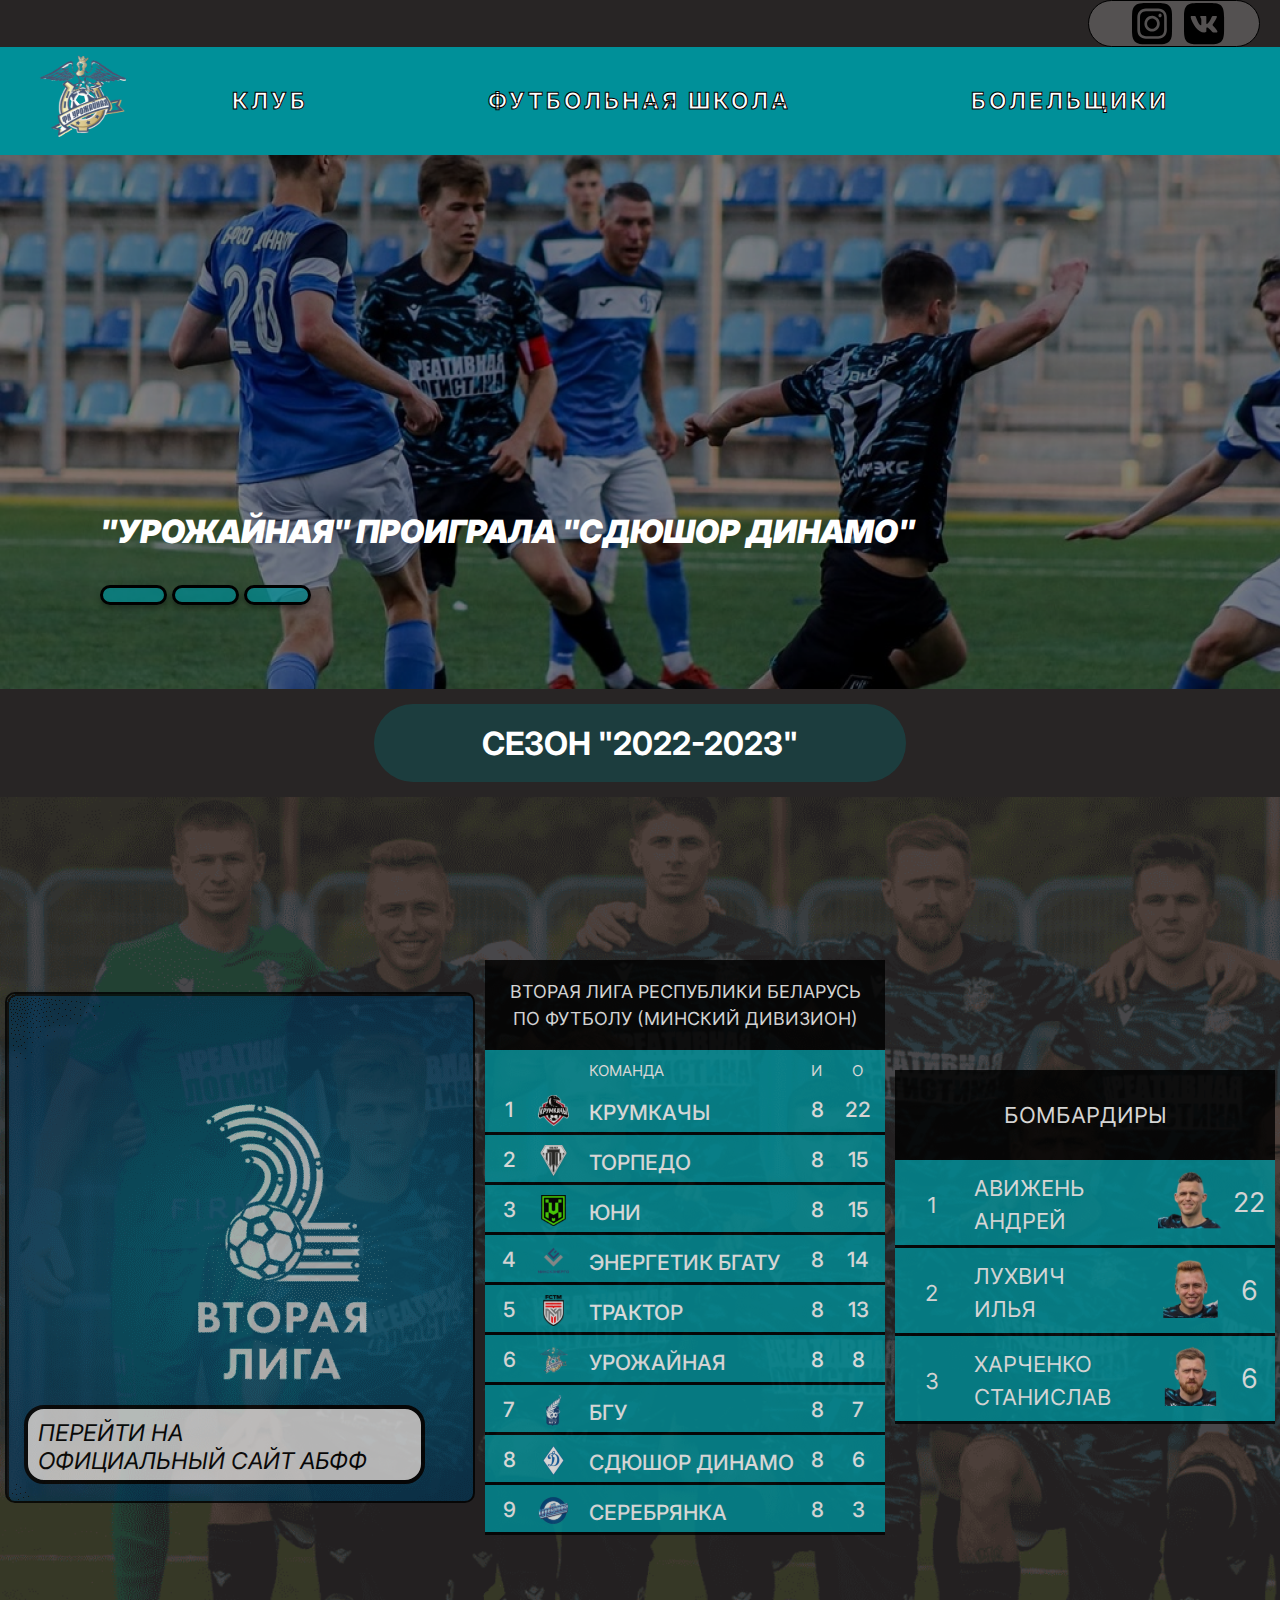
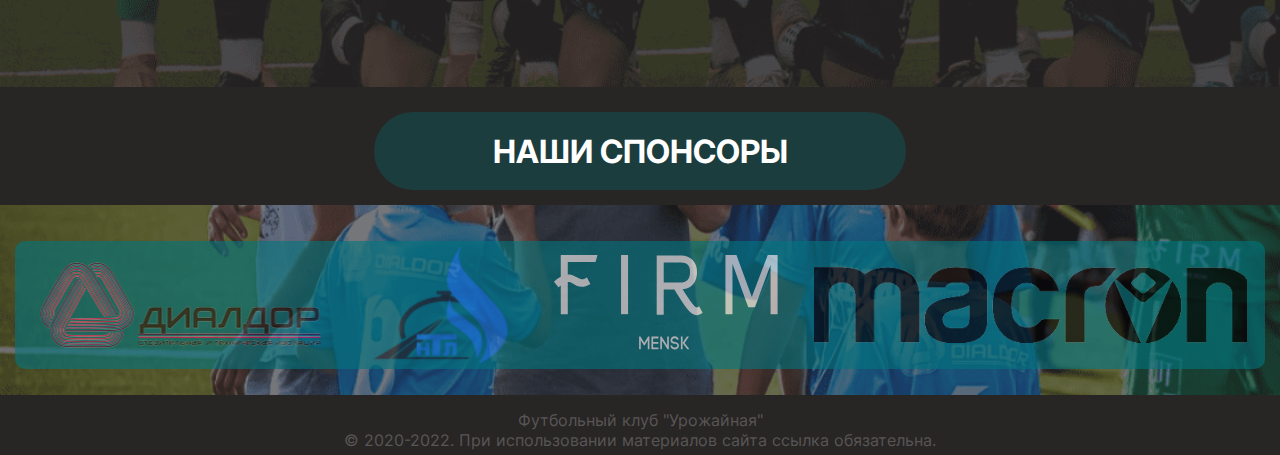
<file: index.html>
<!DOCTYPE html>
<html lang="en">

<head>
    <meta charset="UTF-8">
    <meta http-equiv="X-UA-Compatible" content="IE=edge">
    <meta name="viewport" content="width=device-width, initial-scale=1.0">
    <title>Главная страница ФК "Урожайная"</title>
    <link rel="stylesheet" href="css/style.css">
    <link rel="icon" href="img/svg/logo.svg">
    <link
        href="https://fonts.googleapis.com/css2?family=Fira+Sans:ital,wght@1,200;1,700&family=Inter:wght@200&family=Roboto:ital,wght@1,700&display=swap"
        rel="stylesheet">
    <link rel="stylesheet" href="css/adaptive.css">

</head>

<body>

    <div class="header-socials">
        <div class="socials">
            <div class="insta">
                <a href="https://www.instagram.com/fcurozhaynaya/" target="_blank"><img src="img/svg/icon/insta.svg"
                        alt="Инстаграм ФК «Урожайная»"></a>
            </div>
            <div class="vk">
                <a href="https://vk.com/urozhaynaya" target="_blank"><img src="img/svg/icon/vk.svg"
                        alt="ВКонтакте ФК «Урожайная»"></a>
            </div>
        </div>
    </div>

    <header>
        <a href="index.html"><img src="img/svg/logo.svg" id="logo" alt="Футбольный клуб «Урожайная»"></a>
        <nav class="menu">
            <ul>
                <li><a href="fourth/football club.html">Клуб</a></li>
                <li><a href="fifth/football school.html">Футбольная школа</a></li>
                <li><a href="sixth/supporters.html">Болельщики</a></li>
            </ul>
        </nav>
    </header>
    <main>
        <article>
            <div class="buttons">
                <a href="first/first news.html" class="link">
                    <p class="text">"Урожайная" проиграла "СДЮШОР Динамо"</p>
                </a>
                <button class="button" id="first"></button>
                <button class="button" id="second"></button>
                <button class="button" id="third"></button>
            </div>
            <div class="main_news-container">
                <div class="main_news_photos">
                    <img src="img/png/first.png" alt="" class="photo-one">
                    <img src="img/png/second.png" alt="" class="photo-two">
                    <img src="img/png/third.png" alt="" class="photo-three">
                </div>
            </div>
            </div>
            <div class="title title-between">
                <p>Сезон "2022-2023"</p>
            </div>
            <div class="main-season">
                <div class="second_league">
                    <div class="second_league-text">
                        <a href="https://championship.abff.by/male/tournaments/1/?tournamentId=69&seasonId=29&region=true"
                            target="_blank">Перейти на
                            <br>
                            официальный сайт АБФФ</a>
                    </div>
                </div>
                <div class="table_teams">
                    <div class="item">
                        <div class="table_header">
                            <p>Вторая лига Республики Беларусь
                                <br>
                                по футболу (Минский Дивизион)
                            </p>
                        </div>
                        <div class="item-descript-team">
                            <div class="descript-team">
                                <p>Команда</p>
                            </div>
                            <div class="descript-games">
                                <p>И</p>
                            </div>
                            <div class="descript-points">
                                <p>О</p>
                            </div>
                        </div>
                        <div class="item-unit">
                            <div class="team_pos">
                                <p>1</p>
                            </div>
                            <div class="team_logo"><img src="img/svg/team logo/krumkachy.svg"></div>
                            <div class="team_name">
                                <p>Крумкачы</p>
                            </div>
                            <div class="team_games">
                                <p>8</p>
                            </div>
                            <div class="team_points">
                                <p>22</p>
                            </div>
                        </div>
                        <div class="item-unit">
                            <div class="team_pos">
                                <p>2</p>
                            </div>
                            <div class="team_logo"><img src="img/svg/team logo/torpedo.svg"></div>
                            <div class="team_name">
                                <p>Торпедо</p>
                            </div>
                            <div class="team_games">
                                <p>8</p>
                            </div>
                            <div class="team_points">
                                <p>15</p>
                            </div>
                        </div>
                        <div class="item-unit">
                            <div class="team_pos">
                                <p>3</p>
                            </div>
                            <div class="team_logo"><img src="img/svg/team logo/uni.svg"></div>
                            <div class="team_name">
                                <p>Юни</p>
                            </div>
                            <div class="team_games">
                                <p>8</p>
                            </div>
                            <div class="team_points">
                                <p>15</p>
                            </div>
                        </div>
                        <div class="item-unit">
                            <div class="team_pos">
                                <p>4</p>
                            </div>
                            <div class="team_logo"><img src="img/svg/team logo/energetic.svg"></div>
                            <div class="team_name">
                                <p>Энергетик БГАТУ</p>
                            </div>
                            <div class="team_games">
                                <p>8</p>
                            </div>
                            <div class="team_points">
                                <p>14</p>
                            </div>
                        </div>
                        <div class="item-unit">
                            <div class="team_pos">
                                <p>5</p>
                            </div>
                            <div class="team_logo"><img src="img/svg/team logo/tractor.svg"></div>
                            <div class="team_name">
                                <p>Трактор</p>
                            </div>
                            <div class="team_games">
                                <p>8</p>
                            </div>
                            <div class="team_points">
                                <p>13</p>
                            </div>
                        </div>
                        <div class="item-unit">
                            <div class="team_pos">
                                <p>6</p>
                            </div>
                            <div class="team_logo"><img src="img/svg/team logo/urozh.svg"></div>
                            <div class="team_name">
                                <p>Урожайная</p>
                            </div>
                            <div class="team_games">
                                <p>8</p>
                            </div>
                            <div class="team_points">
                                <p>8</p>
                            </div>
                        </div>
                        <div class="item-unit">
                            <div class="team_pos">
                                <p>7</p>
                            </div>
                            <div class="team_logo"><img src="img/svg/team logo/bgu.svg"></div>
                            <div class="team_name">
                                <p>БГУ</p>
                            </div>
                            <div class="team_games">
                                <p>8</p>
                            </div>
                            <div class="team_points">
                                <p>7</p>
                            </div>
                        </div>
                        <div class="item-unit">
                            <div class="team_pos">
                                <p>8</p>
                            </div>
                            <div class="team_logo"><img src="img/svg/team logo/dynamo.svg"></div>
                            <div class="team_name">
                                <p>СДЮШОР Динамо</p>
                            </div>
                            <div class="team_games">
                                <p>8</p>
                            </div>
                            <div class="team_points">
                                <p>6</p>
                            </div>
                        </div>
                        <div class="item-unit">
                            <div class="team_pos">
                                <p>9</p>
                            </div>
                            <div class="team_logo"><img src="img/svg/team logo/serebr.svg"></div>
                            <div class="team_name">
                                <p>Серебрянка</p>
                            </div>
                            <div class="team_games">
                                <p>8</p>
                            </div>
                            <div class="team_points">
                                <p>3</p>
                            </div>
                        </div>
                    </div>
                </div>
                <div class="table_strikers">
                    <div class="item">
                        <div class="table_header">
                            <p>Бомбардиры</p>
                        </div>
                        <div class="item-unit">
                            <div class="striker_pos">
                                <p>1</p>
                            </div>
                            <div class="striker_name">
                                <p>Авижень Андрей</p>
                            </div>
                            <div class="striker_photo"><img src="img/svg/strikers photo/avizhen.svg"></div>
                            <div class="striker_goals">
                                <p>22</p>
                            </div>
                        </div>
                        <div class="item-unit">
                            <div class="striker_pos">
                                <p>2</p>
                            </div>
                            <div class="striker_name">
                                <p>Лухвич
                                    <br>
                                    Илья
                                </p>
                            </div>
                            <div class="striker_photo"><img src="img/svg/strikers photo/luhvich.svg"></div>
                            <div class="striker_goals">
                                <p>6</p>
                            </div>
                        </div>
                        <div class="item-unit">
                            <div class="striker_pos">
                                <p>3</p>
                            </div>
                            <div class="striker_name">
                                <p>Харченко Станислав</p>
                            </div>
                            <div class="striker_photo"><img src="img/svg/strikers photo/harchenko.svg"></div>
                            <div class="striker_goals">
                                <p>6</p>
                            </div>
                        </div>
                    </div>
                </div>
                <div></div>
            </div>
            <div class="title title-between-sponsor">
                <p>Наши спонсоры</p>
            </div>
            <div class="main-sponsor">
                <div class="main-sponsor-unit">
                    <div class="sponsor sponsor-dialdor">
                        <a href="https://www.dialdor.by/" target="_blank"><img src="img/svg/sponsor/dialdor.svg"
                                alt="Диалдор - строительная и техническая изоляция"
                                title="Диалдор - строительная и техническая изоляция"></a>
                    </div>
                    <div class="sponsor sponsor-ntl">
                        <a href="https://ntl-lpg.by/" target="_blank"><img src="img/svg/sponsor/ntl.svg"
                                alt="Нефтетранслогистика - перевозка грузов в любую точку мира"
                                title="Нефтетранслогистика - перевозка грузов в любую точку мира"></a>
                    </div>
                    <div class="sponsor sponsor-firm">
                        <a href="http://mensk.firmbarbershop.com/" target="_blank"><img src="img/svg/sponsor/firm.svg"
                                alt="Firm - барбершоп с постоянными скидками для болельщиков ФК «Урожайная»"
                                title="Firm - барбершоп с постоянными скидками для болельщиков ФК «Урожайная»"></a>
                    </div>
                    <div class="sponsor sponsor-macron">
                        <a href="https://macronbelarus.by/" target="_blank"><img src="img/svg/sponsor/macron.svg"
                                alt="Macron - экипировка нашего клуба" title="Macron - экипировка нашего клуба"></a>
                    </div>
                </div>
            </div>
        </article>
        <footer>
            <div>
                <p>Футбольный клуб "Урожайная"</p>
                <p>&copy; 2020-2022. При использовании материалов сайта ссылка обязательна.</p>
            </div>
        </footer>
        <script src="js/index.js"></script>
</body>

</html>
</main>
</file>
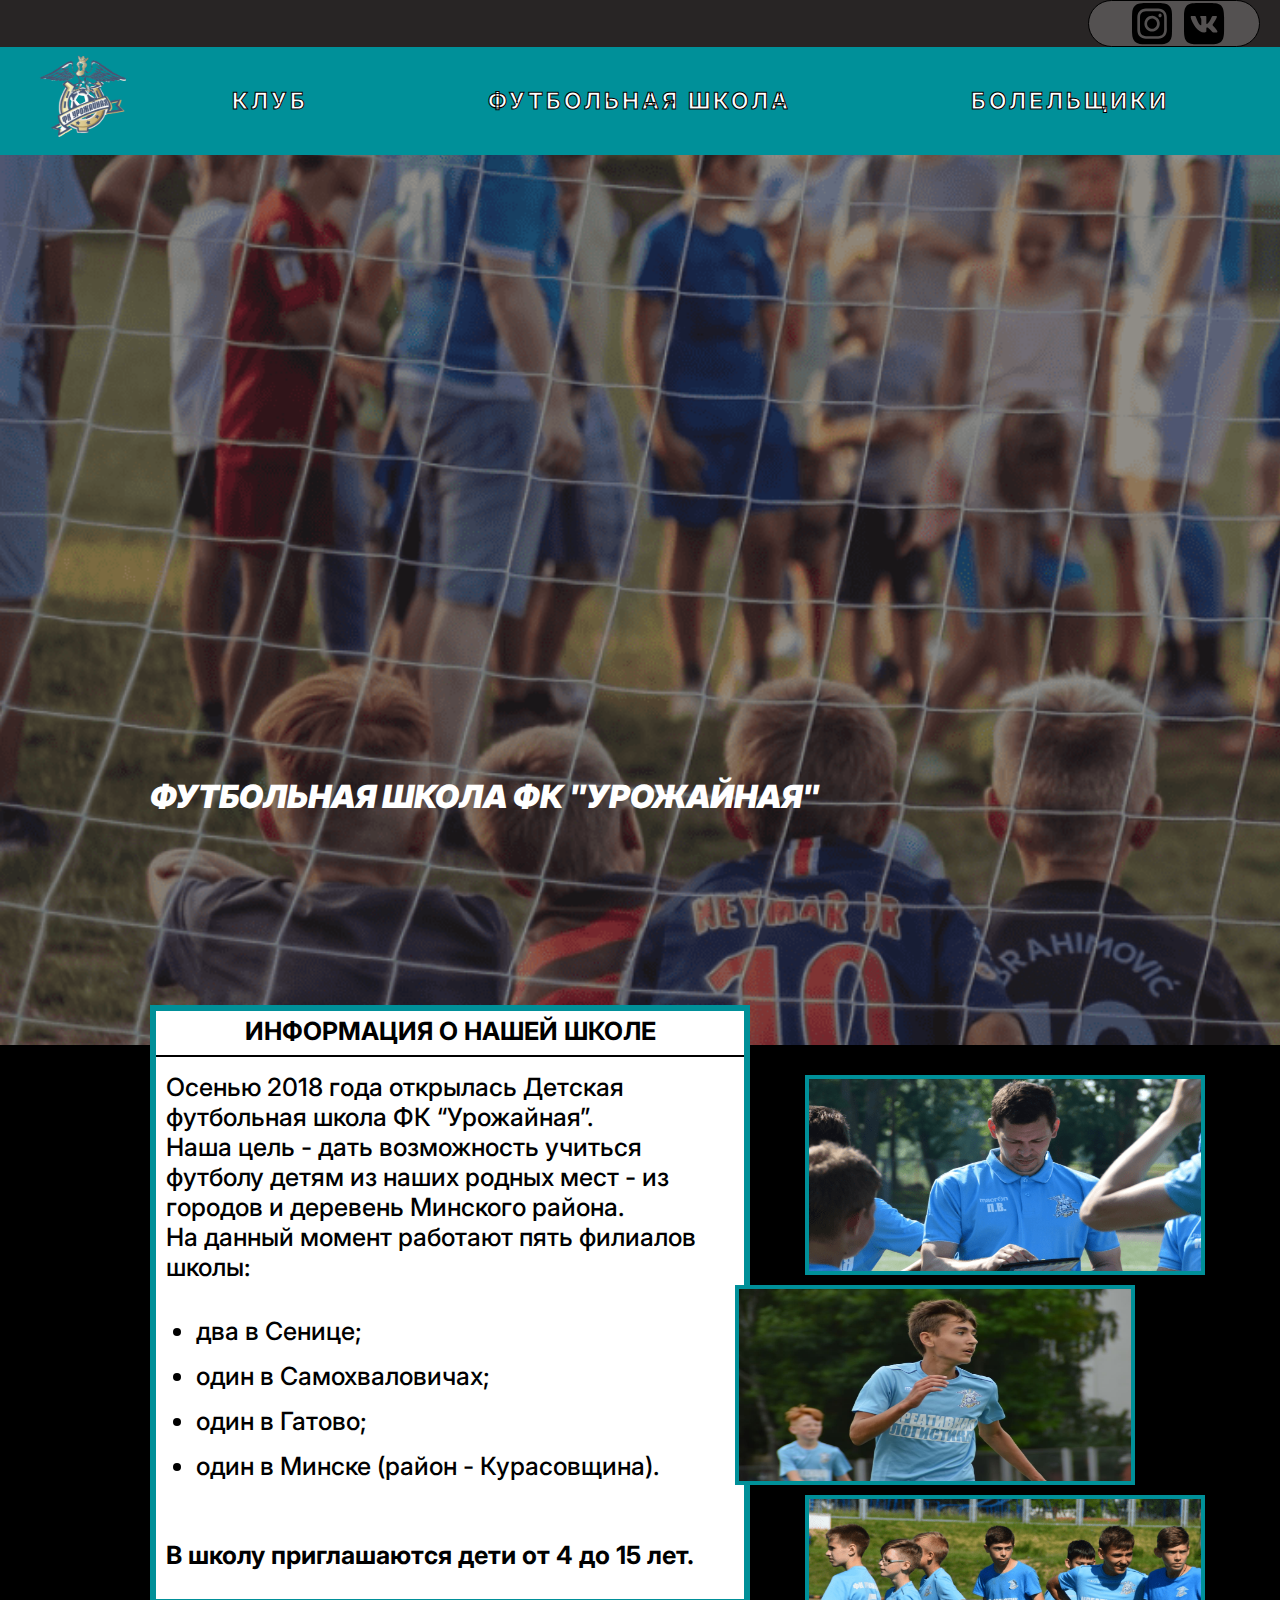
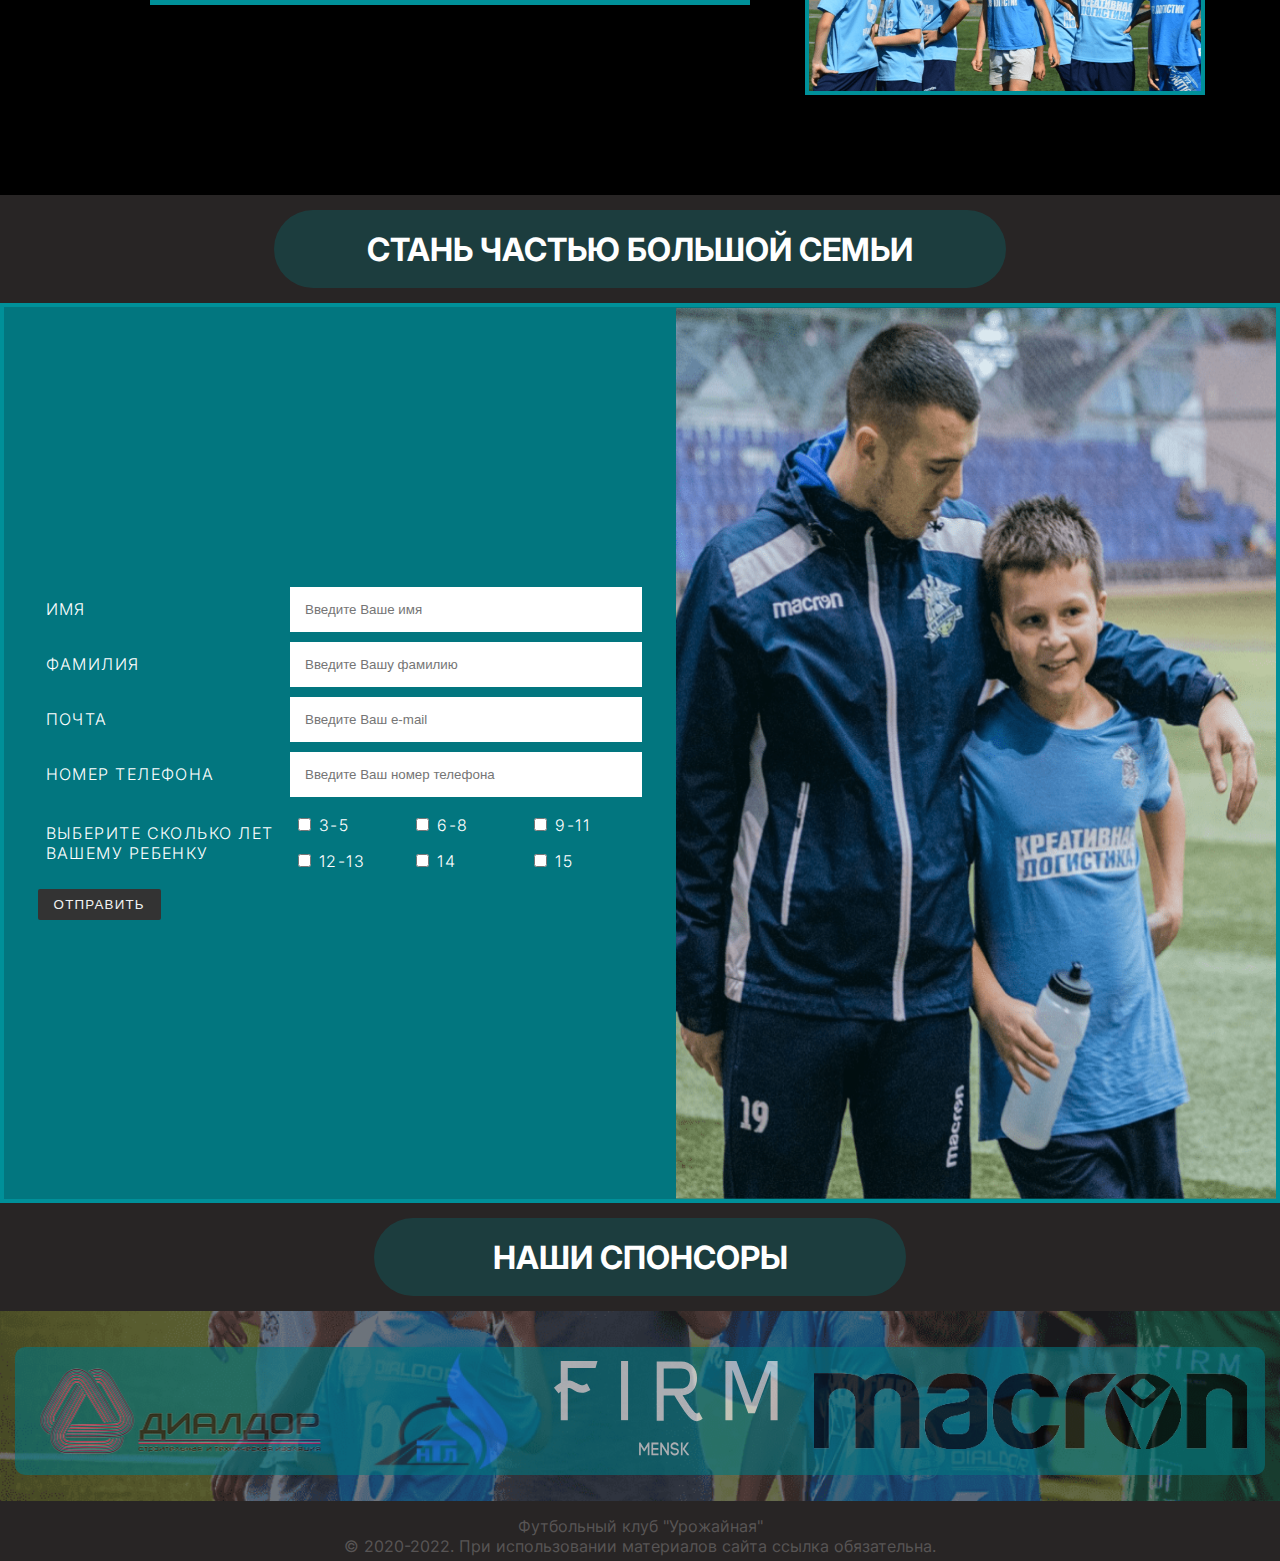
<file: fifth/football school.html>
<!DOCTYPE html>
<html lang="en">

<head>
    <meta charset="UTF-8">
    <meta http-equiv="X-UA-Compatible" content="IE=edge">
    <meta name="viewport" content="width=device-width, initial-scale=1.0">
    <title>Футбольная школа ФК "Урожайная"</title>
    <link rel="stylesheet" href="css/style.css">
    <link rel="icon" href="img/svg/logo.svg">
    <link rel="stylesheet" href="../css/common.css">
    <link
        href="https://fonts.googleapis.com/css2?family=Fira+Sans:ital,wght@1,200;1,700&family=Inter:wght@200&family=Roboto:ital,wght@1,700&display=swap"
        rel="stylesheet">
    <link rel="stylesheet" href="css/adaptive.css">

</head>

<body>

    <div class="header-socials">
        <div class="socials">
            <div class="insta">
                <a href="https://www.instagram.com/fcurozhaynaya/" target="_blank"><img src="img/svg/icon/insta.svg"
                        alt="Инстаграм ФК «Урожайная»"></a>
            </div>
            <div class="vk">
                <a href="https://vk.com/urozhaynaya" target="_blank"><img src="img/svg/icon/vk.svg"
                        alt="ВКонтакте ФК «Урожайная»"></a>
            </div>
        </div>
    </div>

    <header>
        <a href="../index.html"><img src="img/svg/logo.svg" alt="Логотип «ФК Урожайная»" id="logo"></a>
        <nav class="menu">
            <ul>
                <li><a href="../fourth/football club.html">Клуб</a></li>
                <li><a href="../fifth/football school.html">Футбольная школа</a></li>
                <li><a href="../sixth/supporters.html">Болельщики</a></li>
            </ul>
        </nav>
    </header>
    <main>
        <article>
            <div class="main-content">
                <div class="container">
                    <div class="text">
                        <p>Футбольная школа ФК "Урожайная"</p>
                    </div>
                </div>
            </div>
            <div class="block-main">
                <div class="block-text">
                    <p class="block-text-header">Информация о нашей школе</p>
                    <hr>
                    <p class="block-text-content">
                        Осенью 2018 года открылась Детская футбольная школа ФК “Урожайная”.<br>

                        Наша цель - дать возможность учиться футболу детям из наших родных мест - из городов и деревень
                        Минского района.
                        <br>

                        На данный момент работают пять филиалов школы:
                    <ul class="block-text-content">
                        <li>два в Сенице;</li>
                        <li>один в Самохваловичах;</li>
                        <li>один в Гатово;</li>
                        <li>один в Минске (район - Курасовщина).</li>
                    </ul>
                    </p>
                    <p class="block-text-content">
                        <b>В школу приглашаются дети от 4 до 15 лет.</b>
                    </p>
                    <p></p>
                </div>
                <div class="block-another">
                    <div class="scale block-another-photo-1">
                        <img src="img/png/fs_first.png" alt="Футбольная школа - фото с игры против Атланта»"
                            title="Футбольная школа - фото с игры против ФК «Атланта»">
                    </div>
                    <div class="scale block-another-photo-2">
                        <img src="img/png/fs_second.jpg" alt="Воспитанник ФК «Урожайная» - Кирилл Степанов"
                            title="Воспитанник ФК «Урожайная» - Кирилл Степанов">
                    </div>
                    <div class="scale block-another-photo-3">
                        <img src="img/png/fs_third.png" alt="Детский турнир в городе Ошмяны"
                            title="Детский турнир в городе Ошмяны">
                    </div>
                </div>
            </div>
            <div class="title title-between">
                <p>Стань частью большой семьи</p>
            </div>
            <div class="block-form">
                <div class="block-form-content">
                    <div class="form-container">
                        <form>
                            <ul class="flex-outer">
                                <li>
                                    <label for="first-name">Имя</label>
                                    <input type="text" id="first-name" placeholder="Введите Ваше имя">
                                </li>
                                <li>
                                    <label for="last-name">Фамилия</label>
                                    <input type="text" id="last-name" placeholder="Введите Вашу фамилию">
                                </li>
                                <li>
                                    <label for="email">Почта</label>
                                    <input type="email" id="email" placeholder="Введите Ваш e-mail">
                                </li>
                                <li>
                                    <label for="phone">Номер телефона</label>
                                    <input type="tel" id="phone" placeholder="Введите Ваш номер телефона">
                                </li>
                                <li>
                                    <p>Выберите сколько лет Вашему ребенку</p>
                                    <ul class="flex-inner">
                                        <li>
                                            <input type="checkbox" id="three-to-five">
                                            <label for="three-to-five">3-5</label>
                                        </li>
                                        <li>
                                            <input type="checkbox" id="six-to-eight">
                                            <label for="six-to-eight">6-8</label>
                                        </li>
                                        <li>
                                            <input type="checkbox" id="nine-to-eleven">
                                            <label for="nine-to-eleven">9-11</label>
                                        </li>
                                        <li>
                                            <input type="checkbox" id="twelwe-to-thirteen">
                                            <label for="twelwe-to-thirteen">12-13</label>
                                        </li>
                                        <li>
                                            <input type="checkbox" id="fourteen">
                                            <label for="fourteen">14</label>
                                        </li>
                                        <li>
                                            <input type="checkbox" id="fifteen">
                                            <label for="fifteen">15</label>
                                        </li>
                                    </ul>
                                </li>
                                <li>
                                    <button type="submit" onclick="buttonClick();return false">Отправить</button>
                                </li>
                            </ul>
                        </form>
                    </div>
                </div>
                <div class="block-form-photo"><img src="img/png/block_form_photo.png"
                        alt="Тренер Денис Лазюк с игроком команды U-12"
                        title="Тренер Денис Лазюк с игроком команды U-12"></div>
            </div>
            <div id="submit-window">
                <p>Ваши данные приняты, мы обязательно свяжемся с Вами! Для уточнения информации свяжитесь с нами по
                    номеру: <br> +375(29)777-77-77<br>&copy; Футбольный клуб "Урожайная"</p>
            </div>
            <div class="title title-between-sponsor">
                <p>Наши спонсоры</p>
            </div>
            <div class="main-sponsor">
                <div class="main-sponsor-unit">
                    <div class="sponsor sponsor-dialdor">
                        <a href="https://www.dialdor.by/" target="_blank"><img src="img/svg/sponsor/dialdor.svg"
                                alt="Диалдор - строительная и техническая изоляция"
                                title="Диалдор - строительная и техническая изоляция"></a>
                    </div>
                    <div class="sponsor sponsor-ntl">
                        <a href="https://ntl-lpg.by/" target="_blank"><img src="img/svg/sponsor/ntl.svg"
                                alt="Нефтетранслогистика - перевозка грузов в любую точку мира"
                                title="Нефтетранслогистика - перевозка грузов в любую точку мира"></a>
                    </div>
                    <div class="sponsor sponsor-firm">
                        <a href="http://mensk.firmbarbershop.com/" target="_blank"><img src="img/svg/sponsor/firm.svg"
                                alt="Firm - барбершоп с постоянными скидками для болельщиков ФК «Урожайная»"
                                title="Firm - барбершоп с постоянными скидками для болельщиков ФК «Урожайная»"></a>
                    </div>
                    <div class="sponsor sponsor-macron">
                        <a href="https://macronbelarus.by/" target="_blank"><img src="img/svg/sponsor/macron.svg"
                                alt="Macron - экипировка нашего клуба" title="Macron - экипировка нашего клуба"></a>
                    </div>
                </div>
            </div>
        </article>
    </main>
    <footer>
        <div>
            <p>Футбольный клуб "Урожайная"</p>
            <p>
                &copy; 2020-2022. При использовании материалов сайта ссылка обязательна.</p>
        </div>
    </footer>
    <script src="js/index.js"></script>
</body>

</html>
</file>
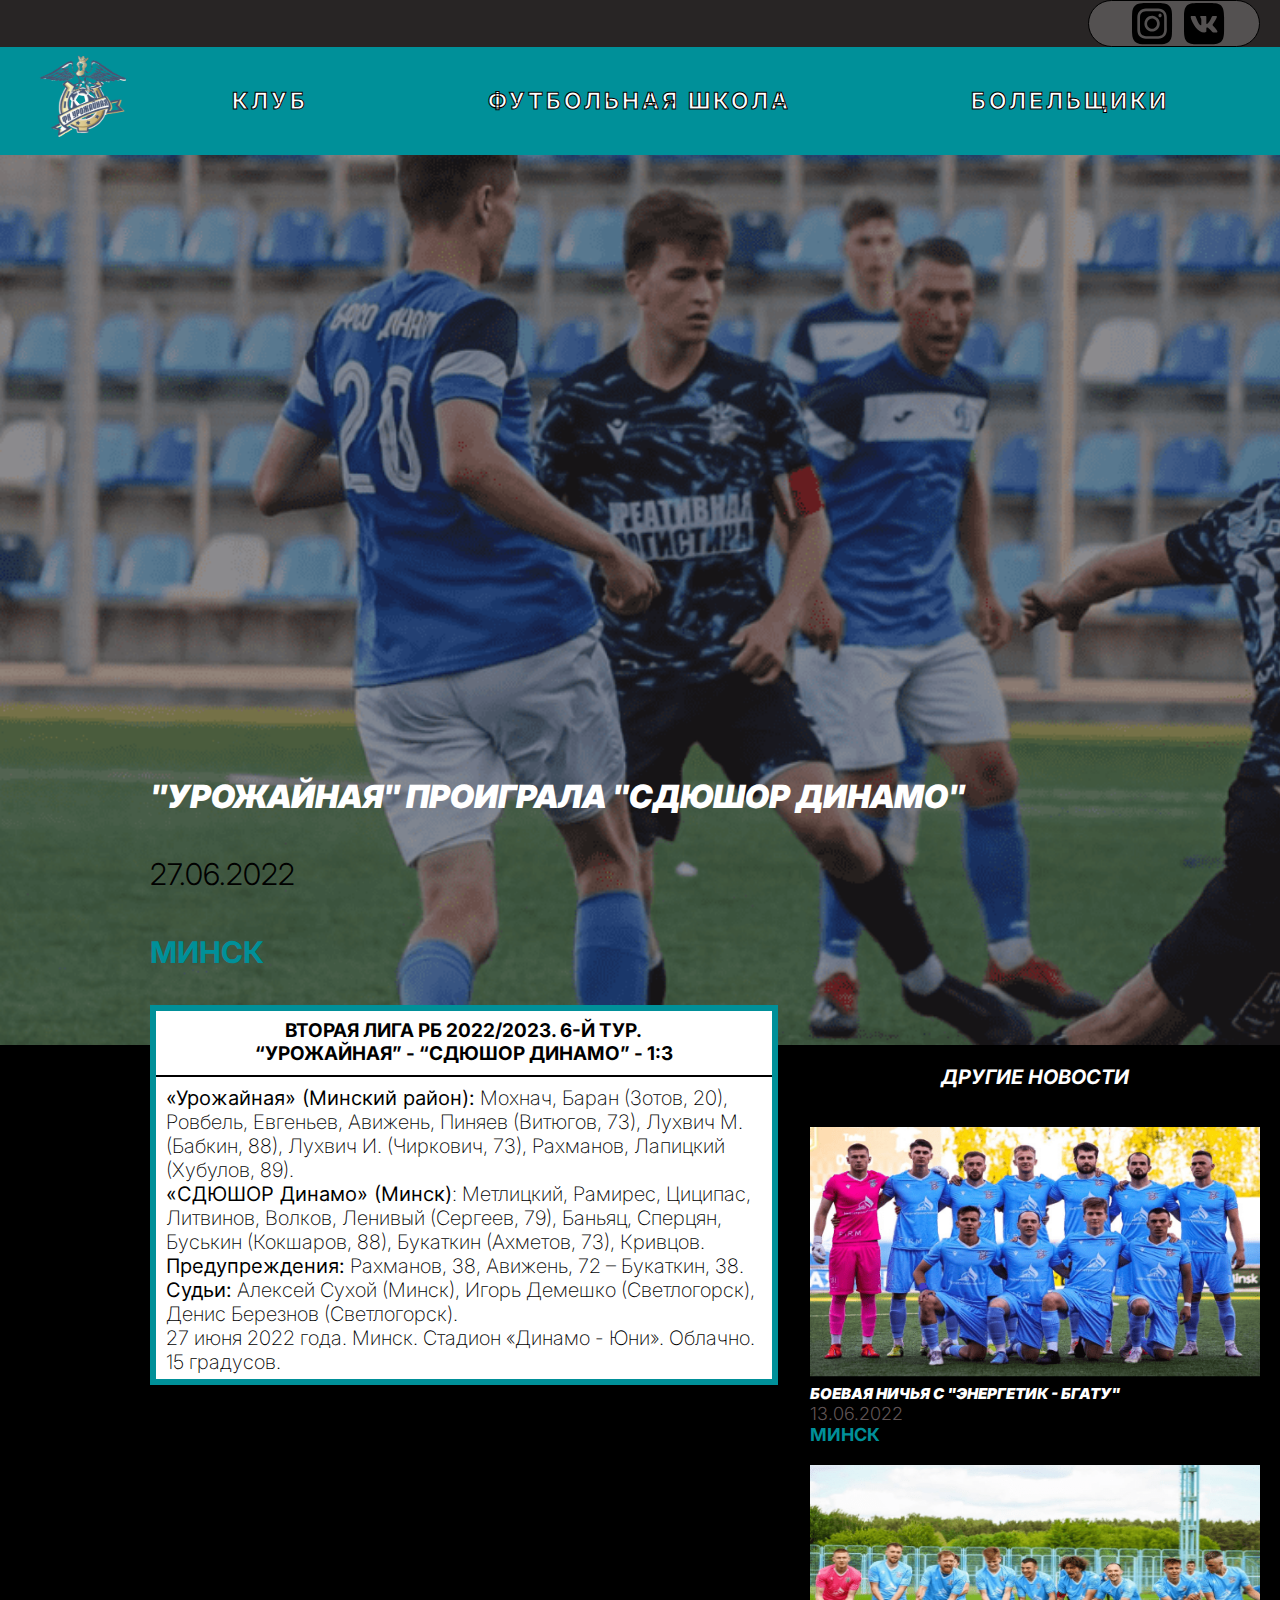
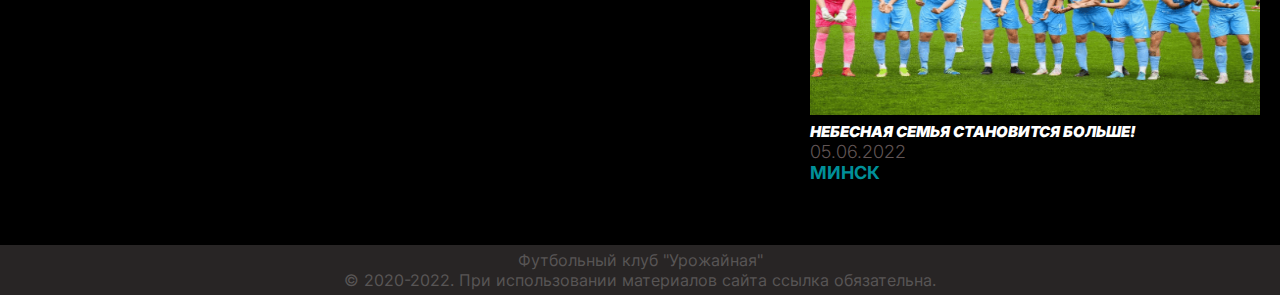
<file: first/first news.html>
<!DOCTYPE html>
<html lang="en">

<head>
    <meta charset="UTF-8">
    <meta http-equiv="X-UA-Compatible" content="IE=edge">
    <meta name="viewport" content="width=device-width, initial-scale=1.0">
    <title>"Урожайная" проиграла "СДЮШОР Динамо"</title>
    <link rel="stylesheet" href="css/style.css">
    <link rel="icon" href="img/svg/logo.svg">
    <link rel="stylesheet" href="../css/common.css">
    <link
        href="https://fonts.googleapis.com/css2?family=Fira+Sans:ital,wght@1,200;1,700&family=Inter:wght@200&family=Roboto:ital,wght@1,700&display=swap"
        rel="stylesheet">
    <link rel="stylesheet" href="css/adaptive.css">

</head>

<body>

    <div class="header-socials">
        <div class="socials">
            <div class="insta">
                <a href="https://www.instagram.com/fcurozhaynaya/" target="_blank"><img src="img/svg/icon/insta.svg"
                        alt="Инстаграм ФК «Урожайная»"></a>
            </div>
            <div class="vk">
                <a href="https://vk.com/urozhaynaya" target="_blank"><img src="img/svg/icon/vk.svg"
                        alt="ВКонтакте ФК «Урожайная»"></a>
            </div>
        </div>
    </div>

    <header>
        <a href="../index.html"><img src="img/svg/logo.svg" alt="Логотип «ФК Урожайная»" id="logo"></a>
        <nav class="menu">
            <ul>
                <li><a href="../fourth/football club.html">Клуб</a></li>
                <li><a href="../fifth/football school.html">Футбольная школа</a></li>
                <li><a href="../sixth/supporters.html">Болельщики</a></li>
            </ul>
        </nav>
    </header>
    <main>
        <article>
            <div class="main-news">
                <div class="container">
                    <div class="text">
                        <p>"Урожайная" проиграла "СДЮШОР Динамо"</p>
                    </div>
                    <div class="date">
                        <p>27.06.2022</p>
                    </div>
                    <div class="location">
                        <p>Минск</p>
                    </div>
                </div>
            </div>
            <div class="block-main">
                <div class="block-text">
                    <p class="block-text-header">ВТОРАЯ ЛИГА РБ 2022/2023. 6-Й ТУР.
                        <br>
                        “УРОЖАЙНАЯ” - “СДЮШОР ДИНАМО” - 1:3
                    </p>
                    <hr>
                    <p class="block-text-content">

                        <b>«Урожайная» (Минский район):</b>
                        Мохнач, Баран (Зотов, 20), Ровбель, Евгеньев, Авижень, Пиняев
                        (Витюгов, 73), Лухвич М. (Бабкин, 88), Лухвич И. (Чиркович, 73), Рахманов, Лапицкий (Хубулов,
                        89).
                        <br>
                        <b>«СДЮШОР Динамо» (Минск)</b>: Метлицкий, Рамирес, Циципас, Литвинов, Волков, Ленивый (Сергеев,
                        79), Баньяц, Сперцян, Буськин (Кокшаров, 88), Букаткин (Ахметов, 73), Кривцов.
                        <br>
                        <b>Предупреждения:</b>
                        Рахманов, 38, Авижень, 72 – Букаткин, 38.
                        <br>
                        <b>Судьи:</b>
                        Алексей Сухой (Минск), Игорь Демешко (Светлогорск), Денис Березнов (Светлогорск).
                        <br>
                        27 июня 2022 года. Минск. Стадион «Динамо - Юни». Облачно. 15 градусов.
                    </p>
                </div>
                <div class="block-another">
                    <p class="block-another-header">Другие новости</p>
                    <div class="block-another-news-1">
                        <a href="../second/second news.html"><img src="img/png/another_news_1.png"
                                alt="Боевая ничья с “Энергетик - БГАТУ”"
                                title="Боевая ничья с «Энергетик - БГАТУ» (фото с матча)"></a>
                        <a href="../second/second news.html">
                            <p class="block-another-news-content">Боевая ничья с "Энергетик - БГАТУ"</p>
                        </a>
                        <p class="block-another-when">13.06.2022</p>
                        <p class="block-another-where">Минск</p>
                    </div>
                    </a>
                    <div class="block-another-news-2">
                        <a href="../third/third news.html"><img src="img/png/another_news_2.png"
                                alt="Небесная семья становится больше!”"
                                title="Пополнение в семье ФК «Урожайная», у Артема Милаша - сын Фёдор!"></a>
                        <a href="../third/third news.html">
                            <p class="block-another-news-content">Небесная семья становится больше!</p>
                        </a>
                        <p class="block-another-when">05.06.2022</p>
                        <p class="block-another-where">Минск</p>
                    </div>
                </div>
            </div>
        </article>
</body>

</html>
</main>
<footer>
    <div>
        <p>Футбольный клуб "Урожайная"</p>
        <p>&copy; 2020-2022. При использовании материалов сайта ссылка обязательна.</p>
    </div>
</footer>
</body>
</file>
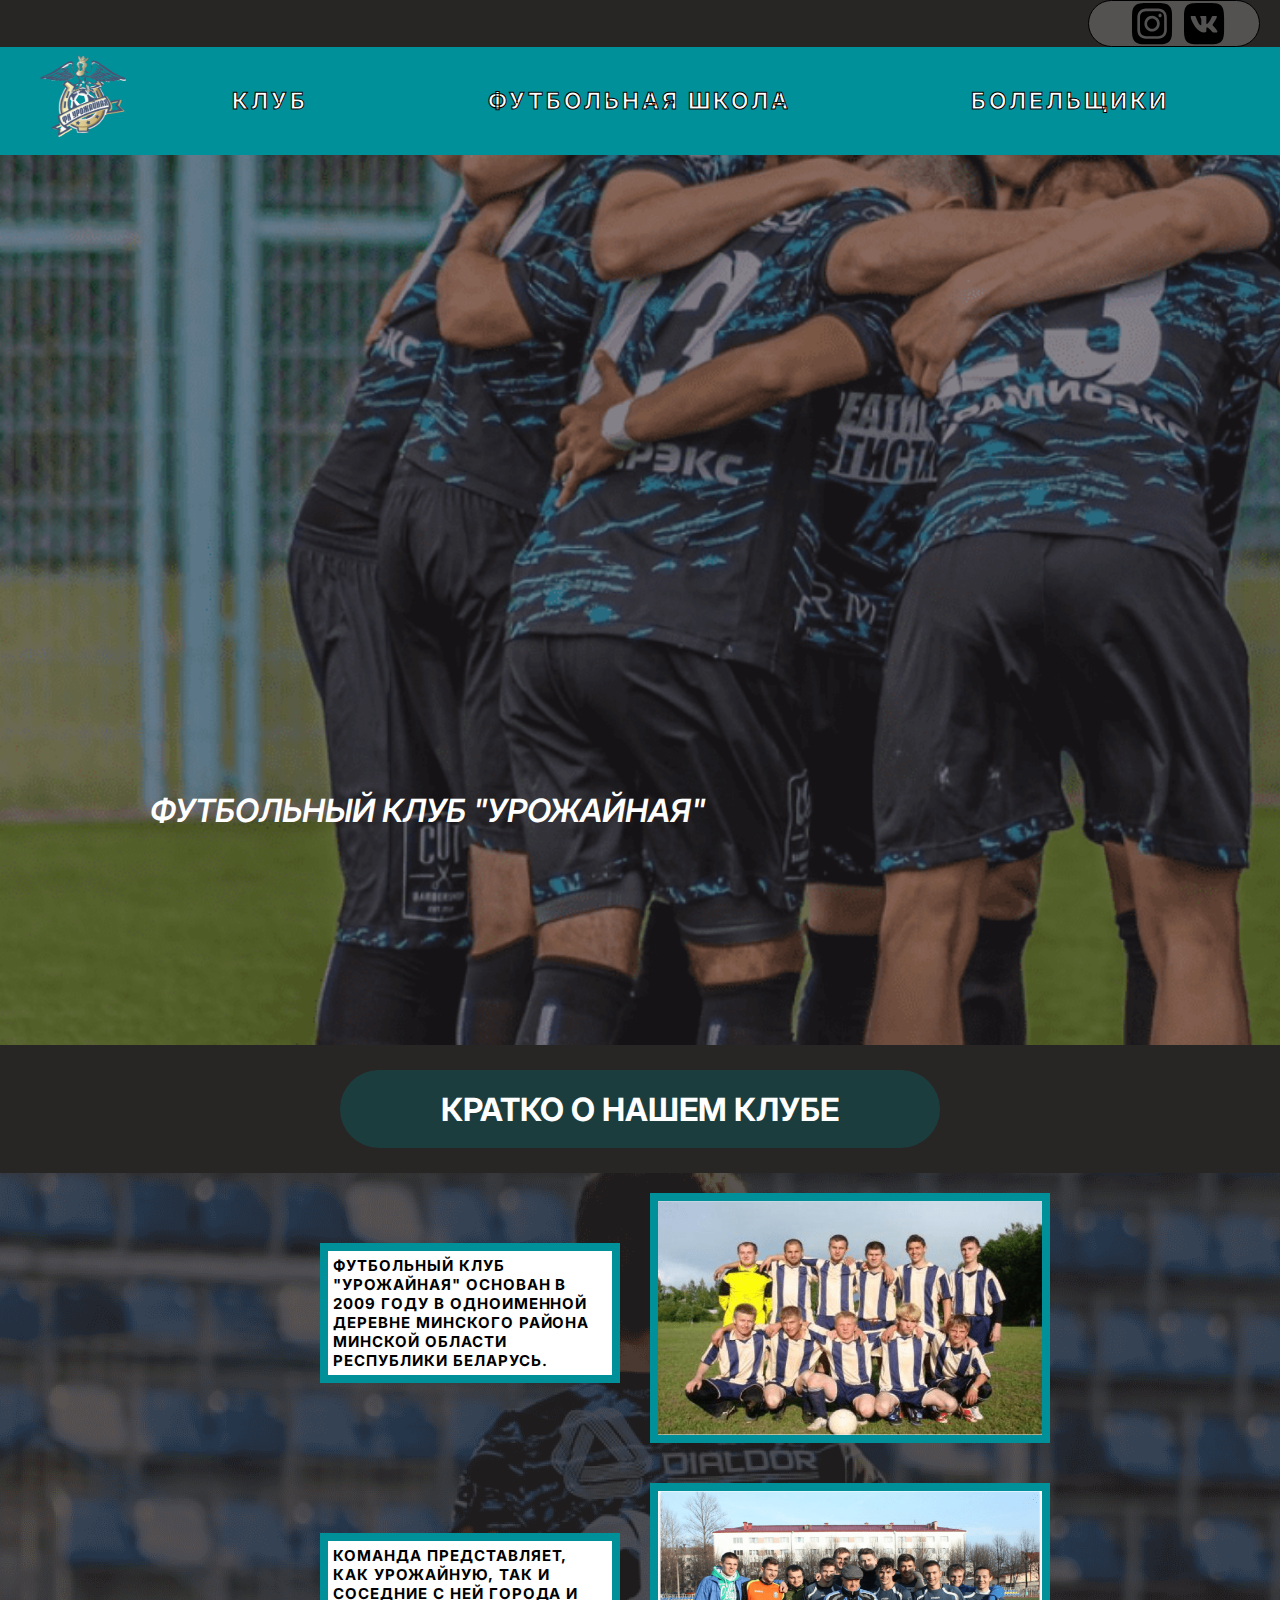
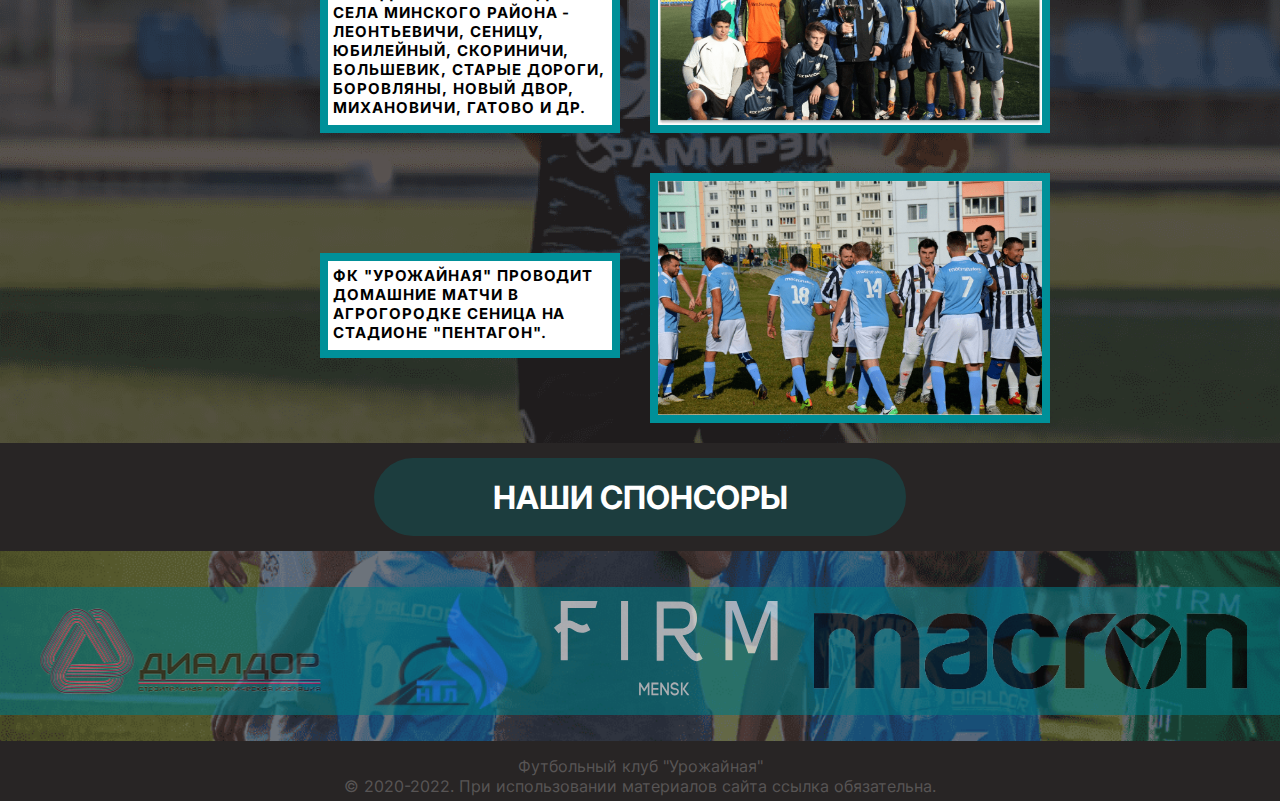
<file: fourth/football club.html>
<!DOCTYPE html>
<html lang="en">

<head>
    <meta charset="UTF-8">
    <meta http-equiv="X-UA-Compatible" content="IE=edge">
    <meta name="viewport" content="width=device-width, initial-scale=1.0">
    <title>Футбольный клуб "Урожайная"</title>
    <link rel="stylesheet" href="css/style.css">
    <link rel="icon" href="img/svg/logo.svg">
    <link rel="stylesheet" href="../css/common.css">
    <link
        href="https://fonts.googleapis.com/css2?family=Fira+Sans:ital,wght@1,200;1,700&family=Inter:wght@200&family=Roboto:ital,wght@1,700&display=swap"
        rel="stylesheet">
    <link rel="stylesheet" href="css/adaptive.css">

</head>

<body>
    <div class="header-socials">
        <div class="socials">
            <div class="insta">
                <a href="https://www.instagram.com/fcurozhaynaya/" target="_blank"><img src="img/svg/icon/insta.svg"
                        alt="Инстаграм ФК «Урожайная»"></a>
            </div>
            <div class="vk">
                <a href="https://vk.com/urozhaynaya" target="_blank"><img src="img/svg/icon/vk.svg"
                        alt="ВКонтакте ФК «Урожайная»"></a>
            </div>
        </div>
    </div>
    </div>
    <header>
        <a href="../index.html"><img src="img/svg/logo.svg" alt="Логотип «ФК Урожайная»" id="logo"></a>
        <nav class="menu">
            <ul>
                <li><a href="../fourth/football club.html">Клуб</a></li>
                <li><a href="../fifth/football school.html">Футбольная школа</a></li>
                <li><a href="../sixth/supporters.html">Болельщики</a></li>
            </ul>
        </nav>
    </header>
    <main>
        <article>
            <div class="main-content">
                <div class="container">
                    <div class="text">
                        <p>Футбольный клуб "Урожайная"</p>
                    </div>
                </div>
            </div>
            <div class="title title-between-history">
                <p>Кратко о нашем клубе</p>
            </div>
            <div class="container-grid">
                <div class="grid">
                    <div class="grid-content-1">
                        <p>Футбольный клуб "Урожайная" основан в 2009 году в одноименной деревне Минского района Минской
                            области Республики Беларусь.</p>
                    </div>
                    <div class="grid-content-2">
                        <p>Команда представляет, как Урожайную, так и соседние с ней города и села Минского района -
                            Леонтьевичи, Сеницу, Юбилейный, Скориничи, Большевик, Старые Дороги, Боровляны, Новый Двор,
                            Михановичи, Гатово и др.
                        </p>
                    </div>
                    <div class="grid-content-3">
                        <p>ФК "Урожайная" проводит домашние матчи в агрогородке Сеница на стадионе "Пентагон".</p>
                    </div>
                    <div class="scale grid-photo-1"><img src="img/png/grid_photo_1.png"
                            title="Первая игра команды на стадионе Большевик"
                            alt="Первая игра команды на стадионе Большевик (командное фото)"></div>
                    <div class="scale grid-photo-2"><img src="img/png/grid_photo_2.png"
                            title="Игра на стадионе БГАТУ, фотография с заслуженным тренером Минского района Радкевичем С.С."
                            alt="Игра на стадионе БГАТУ, фотография с заслуженным тренером Минского района Радкевичем С.С.">
                    </div>
                    <div class="scale grid-photo-3"><img src="img/png/grid_photo_3.png"
                            title="Игра на домашнем стадионе Пентагон в Сенице"
                            alt="Игра на домашнем стадионе Пентагон в Сенице (фото с матча против АртСтарс)"></div>
                </div>
            </div>
            <div class="title title-between-sponsor">
                <p>Наши спонсоры</p>
            </div>
            <div class="main-sponsor">
                <div class="main-sponsor-unit">
                    <div class="sponsor sponsor-dialdor">
                        <a href="https://www.dialdor.by/" target="_blank"><img src="img/svg/sponsor/dialdor.svg"
                                alt="Диалдор - строительная и техническая изоляция"
                                title="Диалдор - строительная и техническая изоляция"></a>
                    </div>
                    <div class="sponsor sponsor-ntl">
                        <a href="https://ntl-lpg.by/" target="_blank"><img src="img/svg/sponsor/ntl.svg"
                                alt="Нефтетранслогистика - перевозка грузов в любую точку мира"
                                title="Нефтетранслогистика - перевозка грузов в любую точку мира"></a>
                    </div>
                    <div class="sponsor sponsor-firm">
                        <a href="http://mensk.firmbarbershop.com/" target="_blank"><img src="img/svg/sponsor/firm.svg"
                                alt="Firm - барбершоп с постоянными скидками для болельщиков ФК «Урожайная»"
                                title="Firm - барбершоп с постоянными скидками для болельщиков ФК «Урожайная»"></a>
                    </div>
                    <div class="sponsor sponsor-macron">
                        <a href="https://macronbelarus.by/" target="_blank"><img src="img/svg/sponsor/macron.svg"
                                alt="Macron - экипировка нашего клуба" title="Macron - экипировка нашего клуба"></a>
                    </div>
                </div>
            </div>
        </article>
    </main>
    <footer>
        <div>
            <p>Футбольный клуб "Урожайная"</p>
            <p>&copy; 2020-2022. При использовании материалов сайта ссылка обязательна.</p>
        </div>
    </footer>
</body>

</html>
</file>
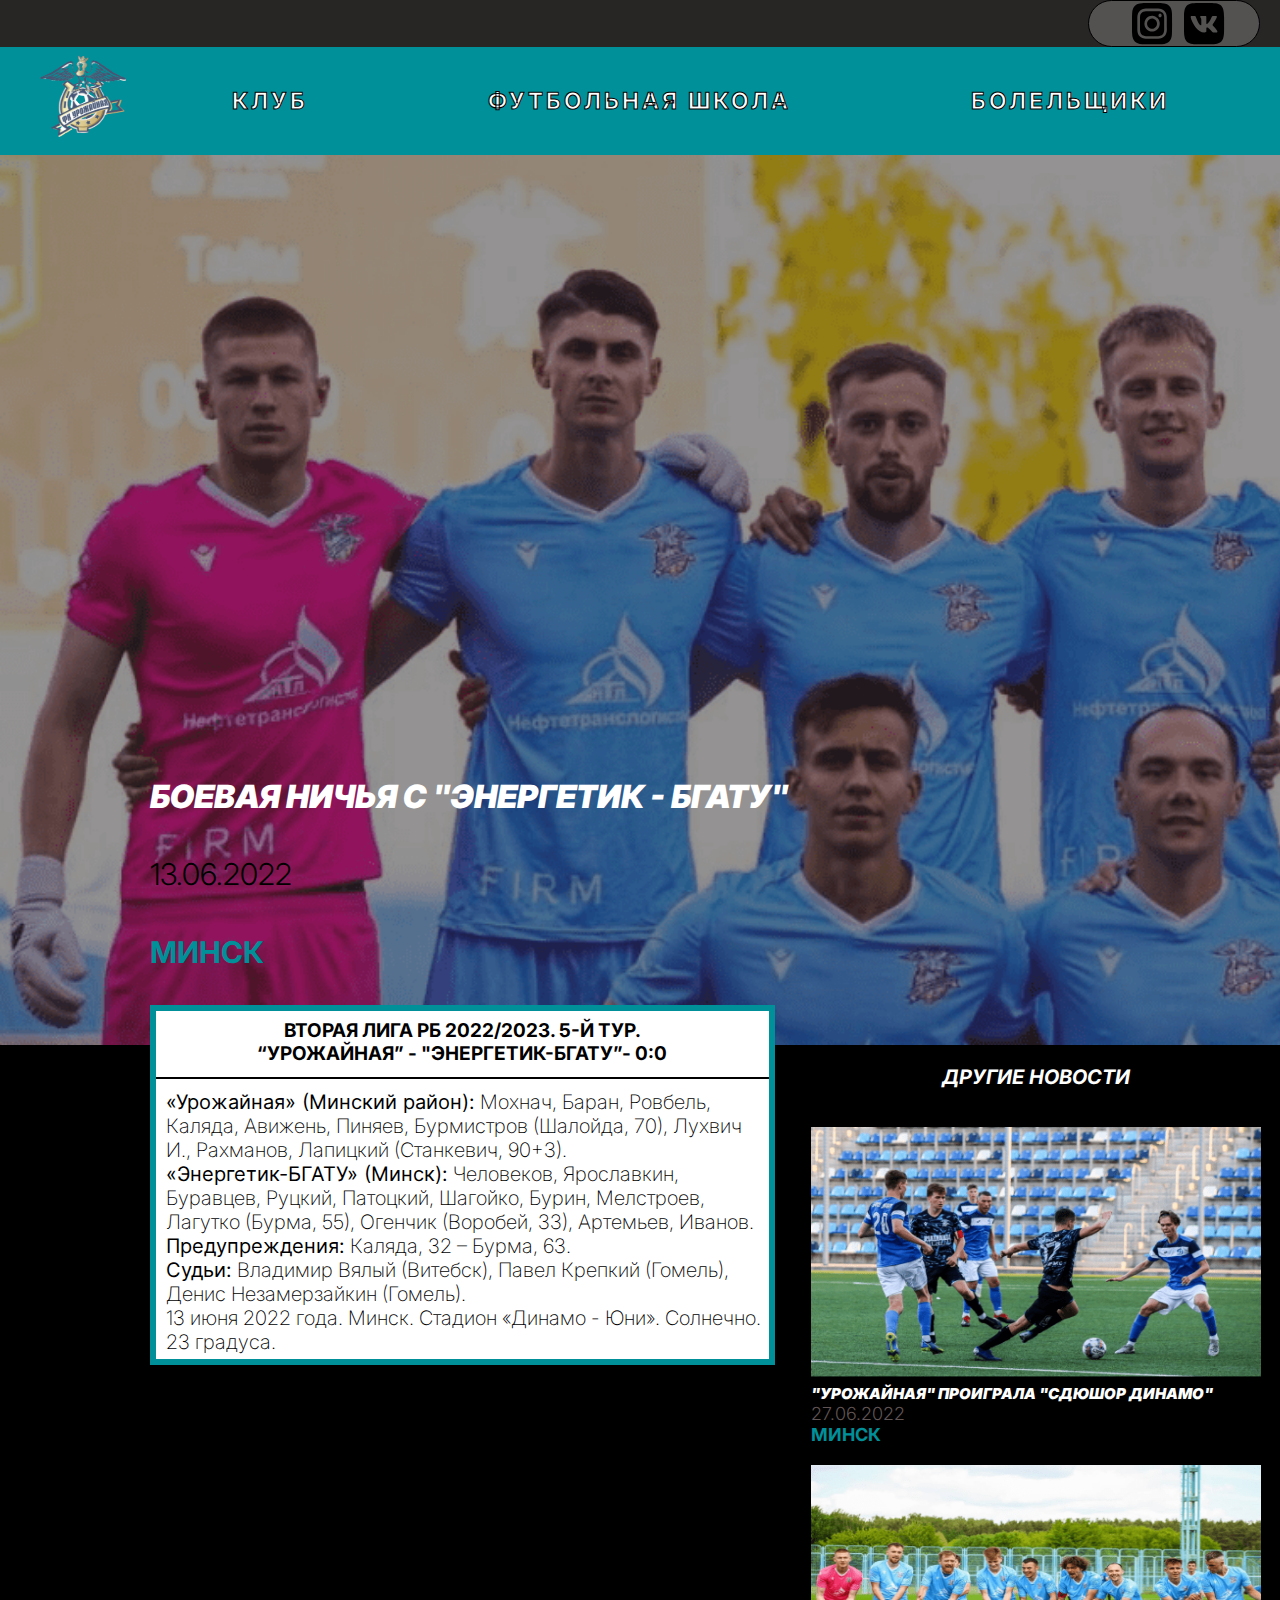
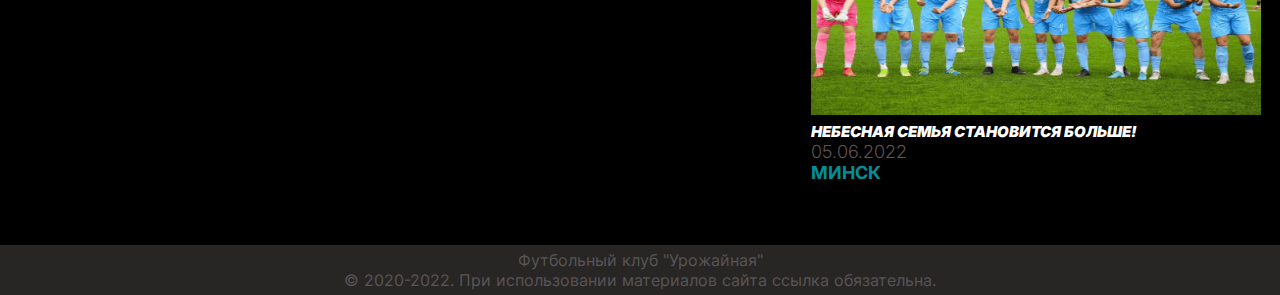
<file: second/second news.html>
<!DOCTYPE html>
<html lang="en">

<head>
    <meta charset="UTF-8">
    <meta http-equiv="X-UA-Compatible" content="IE=edge">
    <meta name="viewport" content="width=device-width, initial-scale=1.0">
    <title>Боевая ничья с "Энергетик - БГАТУ"</title>
    <link rel="stylesheet" href="css/style.css">
    <link rel="icon" href="img/svg/logo.svg">
    <link rel="stylesheet" href="../css/common.css">
    <link
        href="https://fonts.googleapis.com/css2?family=Fira+Sans:ital,wght@1,200;1,700&family=Inter:wght@200&family=Roboto:ital,wght@1,700&display=swap"
        rel="stylesheet">
    <link rel="stylesheet" href="css/adaptive.css">

</head>

<body>

    <div class="header-socials">
        <div class="socials">
            <div class="insta">
                <a href="https://www.instagram.com/fcurozhaynaya/" target="_blank"><img src="img/svg/icon/insta.svg"
                        alt="Инстаграм ФК «Урожайная»"></a>
            </div>
            <div class="vk">
                <a href="https://vk.com/urozhaynaya" target="_blank"><img src="img/svg/icon/vk.svg"
                        alt="ВКонтакте ФК «Урожайная»"></a>
            </div>
        </div>
    </div>

    <header>
        <a href="../index.html"><img src="img/svg/logo.svg" alt="Логотип «ФК Урожайная»" id="logo"></a>
        <nav class="menu">
            <ul>
                <li><a href="../fourth/football club.html">Клуб</a></li>
                <li><a href="../fifth/football school.html">Футбольная школа</a></li>
                <li><a href="../sixth/supporters.html">Болельщики</a></li>
            </ul>
        </nav>
    </header>
    <main>
        <article>
            <div class="main-news">
                <div class="container">
                    <div class="text">
                        <p>Боевая ничья с "Энергетик - БГАТУ"</p>
                    </div>
                    <div class="date">
                        <p>13.06.2022</p>
                    </div>
                    <div class="location">
                        <p>Минск</p>
                    </div>
                </div>
            </div>
            <div class="block-main">
                <div class="block-text">
                    <p class="block-text-header">ВТОРАЯ ЛИГА РБ 2022/2023. 5-Й ТУР.
                        <br>
                        “УРОЖАЙНАЯ” - "Энергетик-БГАТУ”- 0:0
                    </p>
                    <hr>
                    <p class="block-text-content">
                        <b>«Урожайная» (Минский район):</b>
                        Мохнач, Баран, Ровбель, Каляда, Авижень, Пиняев, Бурмистров (Шалойда, 70), Лухвич И., Рахманов,
                        Лапицкий (Станкевич, 90+3).<br>
                        <b>«Энергетик-БГАТУ» (Минск):</b>
                        Человеков, Ярославкин, Буравцев, Руцкий, Патоцкий, Шагойко,
                        Бурин, Мелстроев, Лагутко (Бурма, 55), Огенчик (Воробей, 33), Артемьев, Иванов.<br>
                        <b>Предупреждения:</b>
                        Каляда, 32 – Бурма, 63.<br>
                        <b>Судьи:</b>
                        Владимир Вялый (Витебск), Павел Крепкий (Гомель), Денис Незамерзайкин (Гомель).<br>
                        13 июня 2022 года. Минск. Стадион «Динамо - Юни». Солнечно. 23 градуса.
                    </p>
                </div>
                <div class="block-another">
                    <p class="block-another-header">Другие новости</p>
                    <div class="block-another-news-1">
                        <a href="../first/first news.html"><img src="img/png/another_news_1.png"
                                alt="«Урожайная» проиграла «СДЮШОР Динамо»"
                                title="«Урожайная» проиграла «СДЮШОР Динамо» (фото с матча)"></a>
                        <a href="../first/first news.html">
                            <p class="block-another-news-content">"Урожайная" проиграла "СДЮШОР Динамо"</p>
                        </a>
                        <p class="block-another-when">27.06.2022</p>
                        <p class="block-another-where">Минск</p>
                    </div>
                    </a>
                    <div class="block-another-news-2">
                        <a href="../third/third news.html"><img src="img/png/another_news_2.png"
                                alt="Небесная семья становится больше!”"
                                title="Пополнение в семье ФК «Урожайная», у Артема Милаша - сын Фёдор!"></a>
                        <a href="../third/third news.html">
                            <p class="block-another-news-content">Небесная семья становится больше!</p>
                        </a>
                        <p class="block-another-when">05.06.2022</p>
                        <p class="block-another-where">Минск</p>
                    </div>
                </div>
            </div>
        </article>
</body>

</html>
</main>
<footer>
    <div>
        <p>Футбольный клуб "Урожайная"</p>
        <p> &copy; 2020-2022. При использовании материалов сайта ссылка обязательна.</p>
    </div>
</footer>
</body>
</file>
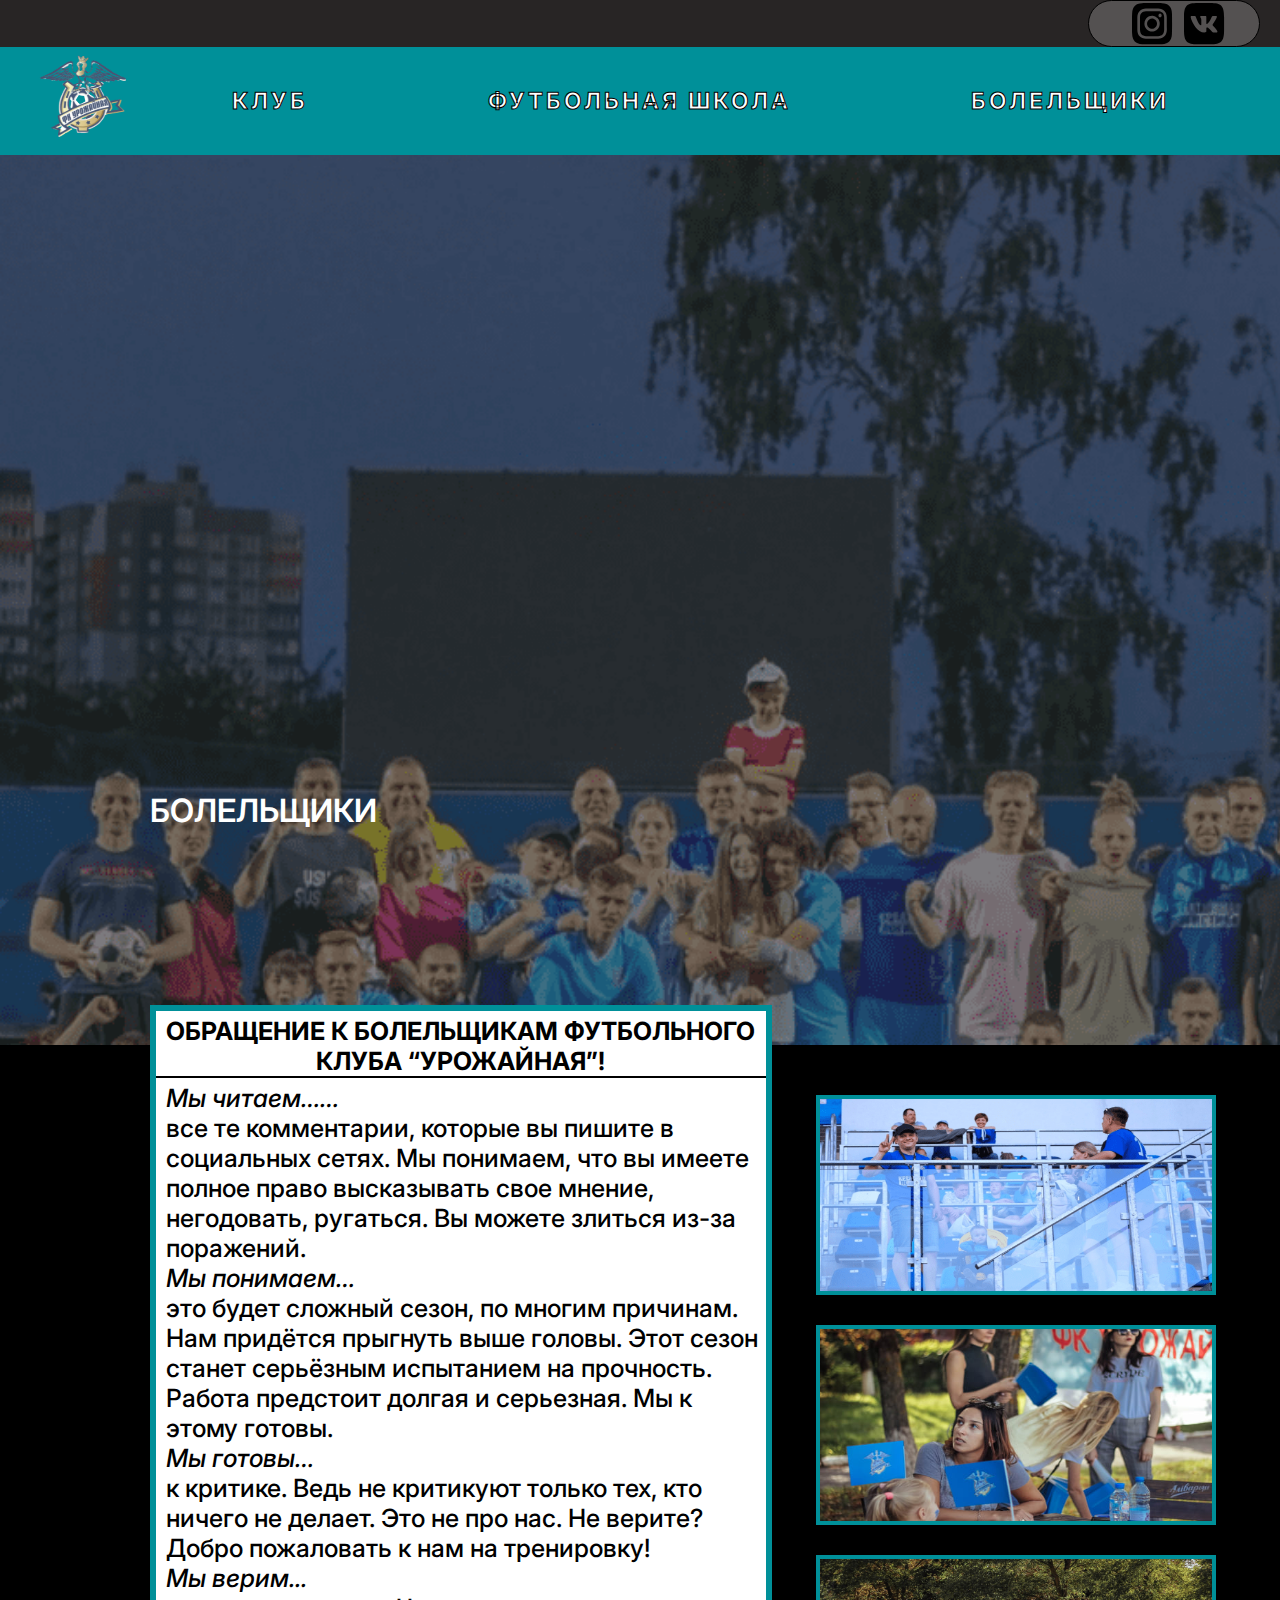
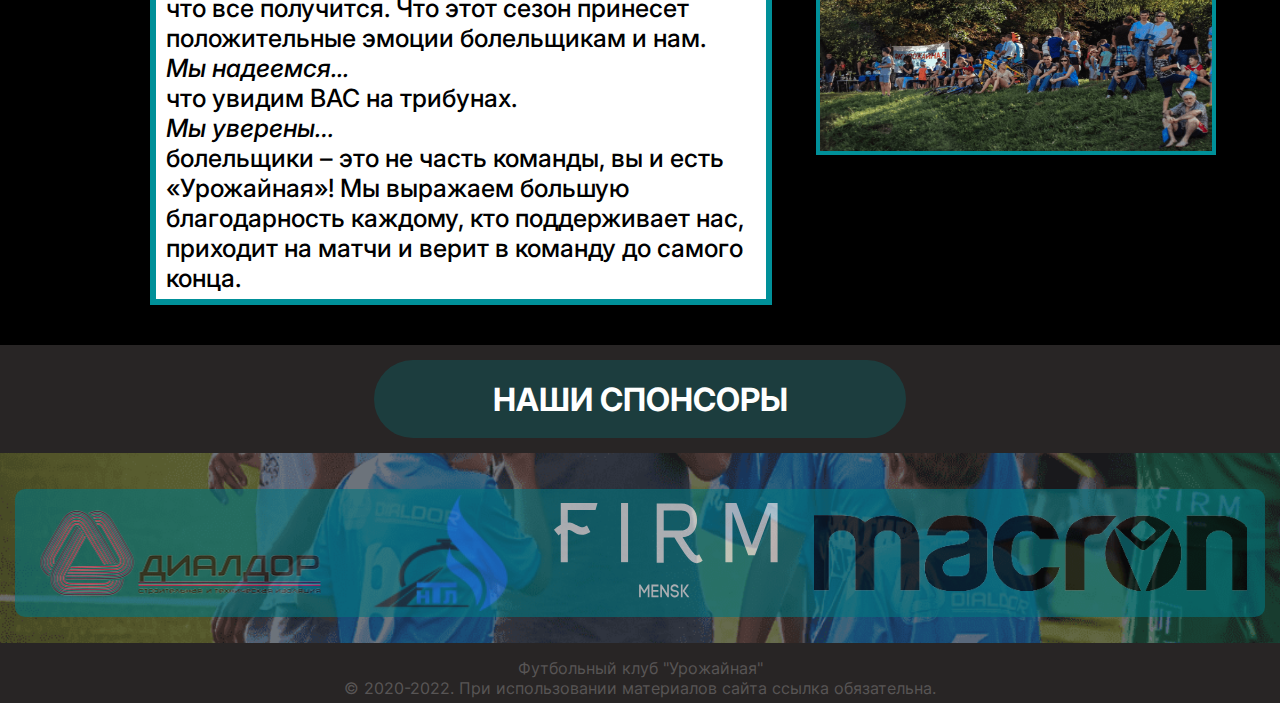
<file: sixth/supporters.html>
<!DOCTYPE html>
<html lang="en">

<head>
    <meta charset="UTF-8">
    <meta http-equiv="X-UA-Compatible" content="IE=edge">
    <meta name="viewport" content="width=device-width, initial-scale=1.0">
    <title>Болельщики ФК "Урожайная"</title>
    <link rel="stylesheet" href="css/style.css">
    <link rel="icon" href="img/svg/logo.svg">
    <link rel="stylesheet" href="../css/common.css">
    <link
        href="https://fonts.googleapis.com/css2?family=Fira+Sans:ital,wght@1,200;1,700&family=Inter:wght@200&family=Roboto:ital,wght@1,700&display=swap"
        rel="stylesheet">
    <link rel="stylesheet" href="css/adaptive.css">

</head>

<body>

    <div class="header-socials">
        <div class="socials">
            <div class="insta">
                <a href="https://www.instagram.com/fcurozhaynaya/" target="_blank"><img src="img/svg/icon/insta.svg"
                        alt="Инстаграм ФК «Урожайная»"></a>
            </div>
            <div class="vk">
                <a href="https://vk.com/urozhaynaya" target="_blank"><img src="img/svg/icon/vk.svg"
                        alt="ВКонтакте ФК «Урожайная»"></a>
            </div>
        </div>
    </div>

    <header>
        <a href="../index.html"><img src="img/svg/logo.svg" alt="Логотип «ФК Урожайная»" id="logo"></a>
        <nav class="menu">
            <ul>
                <li><a href="../fourth/football club.html">Клуб</a></li>
                <li><a href="../fifth/football school.html">Футбольная школа</a></li>
                <li><a href="../sixth/supporters.html">Болельщики</a></li>
            </ul>
        </nav>
    </header>
    <main>
        <article>
            <div class="main-content">
                <div class="container">
                    <div class="text">
                        <p>Болельщики</p>
                    </div>
                </div>
            </div>
            <div class="block-main">
                <div class="block-text">
                    <p class="block-text-header">ОБРАЩЕНИЕ К БОЛЕЛЬЩИКАМ
                        ФУТБОЛЬНОГО КЛУБА “УРОЖАЙНАЯ”!</p>
                    <hr>
                    <p class="block-text-content">
                        <i>Мы читаем……</i><br>
                        все те комментарии, которые вы пишите в социальных сетях. Мы понимаем, что вы имеете полное
                        право высказывать свое мнение, негодовать, ругаться. Вы можете злиться из-за поражений.<br>
                        <i>Мы понимаем…</i><br>
                        это будет сложный сезон, по многим причинам. Нам придётся прыгнуть выше головы. Этот сезон
                        станет серьёзным испытанием на прочность. Работа предстоит долгая и серьезная. Мы к этому
                        готовы.<br>
                        <i>Мы готовы…</i><br>
                        к критике. Ведь не критикуют только тех, кто ничего не делает. Это не про нас. Не верите? Добро
                        пожаловать к нам на тренировку!<br>
                        <i>Мы верим...</i><br>
                        что все получится. Что этот сезон принесет положительные эмоции болельщикам и нам.<br>
                        <i>Мы надеемся...</i><br>
                        что увидим ВАС на трибунах.<br>
                        <i>Мы уверены…</i><br>
                        болельщики – это не часть команды, вы и есть «Урожайная»! Мы выражаем большую благодарность
                        каждому, кто поддерживает нас, приходит на матчи и верит в команду до самого конца.
                    </p>
                </div>
                <div class="block-another">
                    <div class="scale block-another-photo-1">
                        <img src="img/png/sup_first.png" alt="3 тур - игра против «Юни»"
                            title="3 тур - игра против «Юни»">
                    </div>
                    <div class="scale block-another-photo-2">
                        <img src="img/png/sup_second.jpg" alt="10 лет команде - фото с праздника"
                            title="10 лет команде - фото с праздника">
                    </div>
                    <div class="scale block-another-photo-3">
                        <img src="img/png/sup_third.png" alt="«Матч против ФК «ArtStars»"
                            title="Матч против ФК «ArtStars">
                    </div>
                </div>
            </div>
            </div>
            <div class="title title-between-sponsor">
                <p>Наши спонсоры</p>
            </div>
            <div class="main-sponsor">
                <div class="main-sponsor-unit">
                    <div class="sponsor sponsor-dialdor">
                        <a href="https://www.dialdor.by/" target="_blank"><img src="img/svg/sponsor/dialdor.svg"
                                alt="Диалдор - строительная и техническая изоляция"
                                title="Диалдор - строительная и техническая изоляция"></a>
                    </div>
                    <div class="sponsor sponsor-ntl">
                        <a href="https://ntl-lpg.by/" target="_blank"><img src="img/svg/sponsor/ntl.svg"
                                alt="Нефтетранслогистика - перевозка грузов в любую точку мира"
                                title="Нефтетранслогистика - перевозка грузов в любую точку мира"></a>
                    </div>
                    <div class="sponsor sponsor-firm">
                        <a href="http://mensk.firmbarbershop.com/" target="_blank"><img src="img/svg/sponsor/firm.svg"
                                alt="Firm - барбершоп с постоянными скидками для болельщиков ФК «Урожайная»"
                                title="Firm - барбершоп с постоянными скидками для болельщиков ФК «Урожайная»"></a>
                    </div>
                    <div class="sponsor sponsor-macron">
                        <a href="https://macronbelarus.by/" target="_blank"><img src="img/svg/sponsor/macron.svg"
                                alt="Macron - экипировка нашего клуба" title="Macron - экипировка нашего клуба"></a>
                    </div>
                </div>
            </div>
        </article>
    </main>
    <footer>
        <div>
            <p>Футбольный клуб "Урожайная"</p>
            <p> &copy; 2020-2022. При использовании материалов сайта ссылка обязательна.</p>
        </div>
    </footer>
</body>
</file>
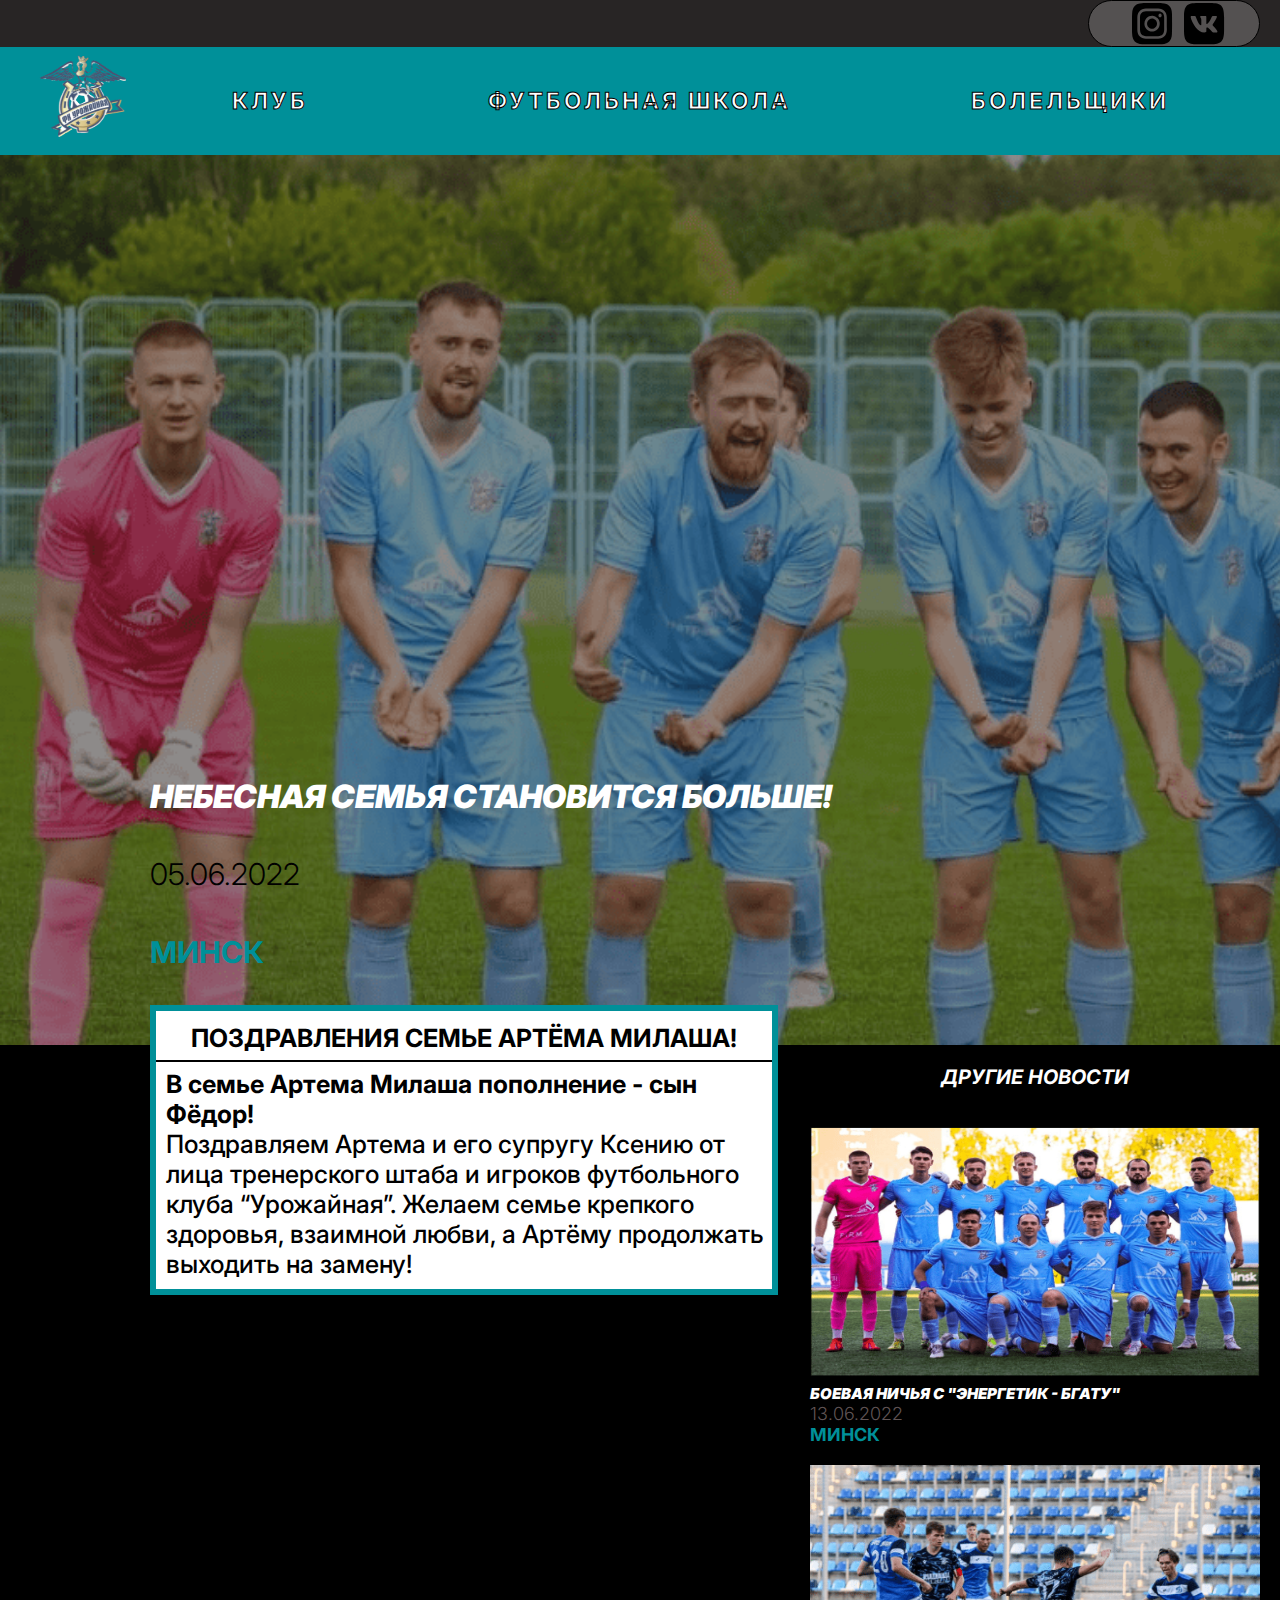
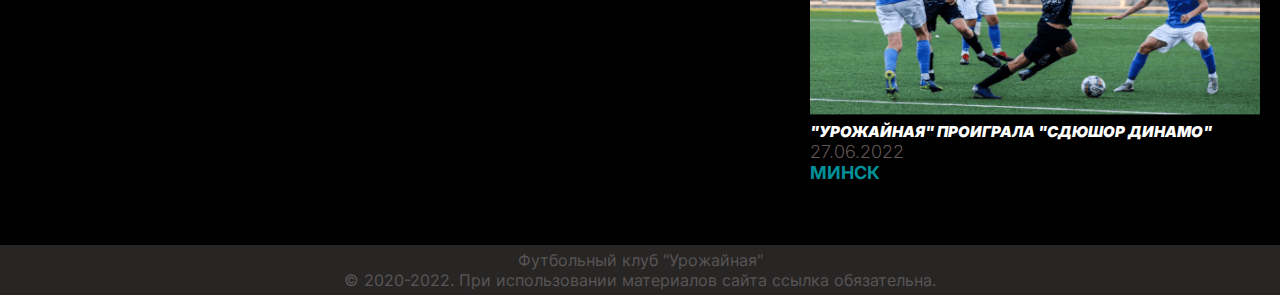
<file: third/third news.html>
<!DOCTYPE html>
<html lang="en">

<head>
    <meta charset="UTF-8">
    <meta http-equiv="X-UA-Compatible" content="IE=edge">
    <meta name="viewport" content="width=device-width, initial-scale=1.0">
    <title>Небесная семья становится больше!</title>
    <link rel="stylesheet" href="css/style.css">
    <link rel="icon" href="img/svg/logo.svg">
    <link rel="stylesheet" href="../css/common.css">
    <link
        href="https://fonts.googleapis.com/css2?family=Fira+Sans:ital,wght@1,200;1,700&family=Inter:wght@200&family=Roboto:ital,wght@1,700&display=swap"
        rel="stylesheet">
    <link rel="stylesheet" href="css/adaptive.css">

</head>

<body>

    <div class="header-socials">
        <div class="socials">
            <div class="insta">
                <a href="https://www.instagram.com/fcurozhaynaya/" target="_blank"><img src="img/svg/icon/insta.svg" alt="Инстаграм ФК «Урожайная»"></a>
            </div>
            <div class="vk">
                <a href="https://vk.com/urozhaynaya" target="_blank"><img src="img/svg/icon/vk.svg" alt="ВКонтакте ФК «Урожайная»"></a>
            </div>
        </div>
    </div>

    <header>
        <a href="../index.html"><img src="img/svg/logo.svg" alt="Логотип «ФК Урожайная»" id="logo"></a>
        <nav class="menu">
            <ul>
                <li><a href="../fourth/football club.html">Клуб</a></li>
                <li><a href="../fifth/football school.html">Футбольная школа</a></li>
                <li><a href="../sixth/supporters.html">Болельщики</a></li>
            </ul>
        </nav>
    </header>
    <main>
        <article>
            <div class="main-news">
                <div class="container">
                    <div class="text">
                        <p>Небесная семья становится больше!</p>
                    </div>
                    <div class="date">
                        <p>05.06.2022</p>
                    </div>
                    <div class="location">
                        <p>Минск</p>
                    </div>
                </div>
            </div>
            <div class="block-main">
                <div class="block-text">
                    <p class="block-text-header">Поздравления семье Артёма Милаша!</p>
                    <hr>
                    <p class="block-text-content">
                        <b>В семье Артема Милаша пополнение - сын Фёдор!</b><br>
                        Поздравляем Артема и его супругу Ксению от лица тренерского штаба и игроков футбольного клуба
                        “Урожайная”.
                        Желаем семье крепкого здоровья, взаимной любви, а Артёму продолжать выходить на замену!
                    </p>
                </div>
                <div class="block-another">
                    <p class="block-another-header">Другие новости</p>
                    <div class="block-another-news-1">
                        <a href="../second/second news.html"><img src="img/png/another_news_1.png" alt="Боевая ничья с «Энергетик - БГАТУ»"
                                title="Боевая ничья с «Энергетик - БГАТУ» (фото с матча)"></a>
                        <a href="../second/second news.html">
                            <p class="block-another-news-content">Боевая ничья с "Энергетик - БГАТУ"</p>
                        </a>
                        <p class="block-another-when">13.06.2022</p>
                        <p class="block-another-where">Минск</p>
                    </div></a>
                    <div class="block-another-news-2">
                        <a href="../first/first news.html"><img src="img/png/another_news_2.png" alt="«Урожайная» проиграла «СДЮШОР Динамо»"
                                title="«Урожайная» проиграла «СДЮШОР Динамо» (фото с матча)"></a>
                        <a href="../first/first news.html">
                            <p class="block-another-news-content">"Урожайная" проиграла "СДЮШОР Динамо"</p>
                        </a>
                        <p class="block-another-when">27.06.2022</p>
                        <p class="block-another-where">Минск</p>
                    </div>
                </div>
            </div>
        </article>
    </main>
    <footer>
        <div>
            <p>Футбольный клуб "Урожайная"</p>
            <p> &copy; 2020-2022. При использовании материалов сайта ссылка обязательна.</p>
        </div>
    </footer>
</body>
</file>
<file: css/style.css>
* {
    box-sizing: border-box;
    margin: 0;
    padding: 0;
}

body,
html {
    background-color: #282525;
    font-family: 'Inter', sans-serif;
}

.header-socials {
    display: flex;
    flex-direction: row;
    justify-content: flex-end;
    width: 100%;
}

.socials {
    display: flex;
    flex-direction: row;
    justify-content: center;
    width: 172.36px;
    height: 47px;
    background: rgba(217, 217, 217, 0.25);
    border: 1px solid #000000;
    border-radius: 70px;
    margin: 0 20px 0;
}

.socials:hover{
    background-color: #009099;
    opacity: 0.8;
}

.insta {
    display: flex;
    margin: 2px 0px 0px 20px;
    justify-content: space-between;
    height: 50px;
    width: 50px;
}

.vk {
    display: flex;
    margin: 2px;
    justify-content: space-between;
    height: 50px;
    width: 50px;
}

#logo {
    display: flex;
    width: 120px;
    height: 100px;
}

body {
    color: #FFFFFF;
    display: flex;
    flex-direction: column;
}

header {
    display: flex;
    flex-direction: wrap;
    justify-content: center;
    background-color: #009099;
    animation: render 5s ease-in-out infinite;
}

header .menu ul {
    display: flex;
    flex-direction: row;
    list-style: none;
    vertical-align: center;
}

header .menu ul li {
    margin: 40px 80px;
    letter-spacing: 3px;

}

.menu a {
    padding: 10px;
    color: #FFFFFF;
    font-family: 'Inter', sans-serif;
    font-weight: bold;
    font-size: 23px;
    text-decoration: none;
    text-transform: uppercase;
    -webkit-text-stroke: 1px;
    -webkit-text-stroke-color: black;

}

.menu li:hover{
    background-color: white;
    border-radius: 20%;
    height:100%;
}

article {
    display: flex;
    flex-direction: column;
    justify-content: center;
    align-items: center;
}

.button {
    margin-top: 20px;
    width: 67px;
    height: 20px;
    border: 3px solid #000000;
    box-shadow: 0px 4px 4px rgba(0, 0, 0, 0.25);
    border-radius: 70px;
    background: rgba(0, 144, 153, 0.7);
}

.button:hover {
    background-color: black;
    border: 3px solid #009099;
} 

.buttons {
    position: absolute;
    z-index: 2;
    top: 500px;
    left: 100px;
}

.text {
    font-size: xx-large;
    font-family: 'Inter', sans-serif;
    font-weight: bold;
    font-style: italic;
    text-transform: uppercase;
    line-height: 64.51px;
    font-weight: 900;
}

.link {
    text-decoration: none;
    color:#FFFFFF;
}

.main_news-container {
    display: flex;
    flex-direction: row;
    overflow: hidden;
    width: 100%;
}

.main_news-container img{
    background-size: cover;
    background-repeat: no-repeat;
}

.main_news_photos {
    display: flex;
    transition: .3s;
    background-color: black;
}


.scroll {
    transform: translateX(-33.3%);
    transition: .3s;
}

.scroll-full {
    transform: translateX(-66.7%);
    transition: .3s;
}

footer {
    margin: 5px;
    display: flex;
    justify-content: center;
    align-items: center;
    text-align: center;
}

footer p {
    color: #585555;
}

.title-between {
    display: flex;
    flex-direction: row;
    justify-content: center;
    align-items: center;
    background: rgba(4, 118, 124, 0.3);
    border-radius: 70px;
    width: 532px;
    height: 78px;
    margin-top: 15px;
}

.title-between,
.title-between-sponsor p {
    font-size: xx-large;
    font-family: 'Inter', sans-serif;
    text-transform: uppercase;
    font-weight: bold;

}

.title:hover{
    background-color: #000000;
}

.main-season {
    background: url(../img/png/main_season_bck.png)0 -10px/100% no-repeat;
    background-size: cover;
    height: 100vh;
    width: 100%;
    display: flex;
    flex-direction: row;
    justify-content: flex-start;
    align-items: center;
    margin-top: 15px;
}

.second_league {
    width: 532px;
    height: 511px;
    background-image: url(../img/png/second_league.png);
    opacity: 0.8;
    border: 2px solid #000000;
    border-radius: 10px;
    display: flex;
    flex-direction: column;
    justify-content: flex-end;
    margin-left: 5px;
}

.second_league-text {
    width: 401.37px;
    height: 79px;
    background: #D9D9D9;
    border: 4px solid #000000;
    border-radius: 20px;
    display: flex;
    margin: 0 0 17px 17px;
}

.second_league-text a {
    font-size: 23px;
    font-family: 'Inter', sans-serif;
    text-transform: uppercase;
    font-weight: light;
    color: black;
    text-decoration: none;
    font-style: italic;
    margin: 10px;
}

.second_league-text:hover{
    background-color: darkslategrey;
}

.table_teams {
    display: flex;
    flex-direction: column;
    width: 400px;
    height: 575px;
    background: #009099;
    opacity: 0.8;
    margin-left: 10px;
}

.item {
    display: flex;
    flex-direction: column;
    width: 100%;
}


.item-unit {
    display: flex;
    justify-content: center;
    align-items: center;
    border-bottom: 3px solid rgb(0, 0, 0);
    margin-top: 5px;
}


.table_header {
    display: flex;
    justify-content: center;
    align-items: center;
    background-color: #000000;
    width: 100%;
    height: 90px;
}

.table_header p {
    display: flex;
    text-align: center;
    font-family: 'Inter', sans-serif;
    font-weight: 400;
    line-height: 27px;
    font-size: 18px;
    text-transform: uppercase;

}

.item-descript-team {
    display: flex;
    justify-content: space-between;
    align-items: center;
    margin-top: 5px;
}

.descript-team {
    display: flex;
    margin: 5px 0 0 101px;
    width: 80px;
    height: 25px;
    justify-content: center;
}

.descript-games {
    display: flex;
    margin: 5px 0 0 122px;
    width: 25px;
    height: 25px;
    justify-content: center;
}

.descript-points {
    display: flex;
    margin: 5px 15px 0 0px;
    width: 25px;
    height: 25px;
    justify-content: center;
}

.descript-team,
.descript-games,
.descript-points p {
    font-family: 'Inter', sans-serif;
    font-weight: 400;
    font-size: 15px;
    line-height: 22.5px;
    text-align: center;
    text-transform: uppercase;
}

.team_pos {
    display: flex;
    margin: 5px;
    width: 43px;
    height: 32px;
    justify-content: center;
}

.team_logo {
    display: flex;
    margin: 5px;
    width: 31px;
    height: 31px;
    justify-content: center;

}

.team_name {
    display: flex;
    margin: 0px 0px 5px 15px;
    width: 240px;
    height: 20px;
}


.team_games {
    display: flex;
    margin: 5px 10px 5px 0px;
    width: 35px;
    height: 31px;
    justify-content: center;
}

.team_points {
    display: flex;
    margin: 5px 11px 5px 0px;
    width: 35px;
    height: 31px;
    justify-content: center;
}

.team_pos,
.team_name,
.team_points,
.team_games p {
    font-family: 'Inter', sans-serif;
    font-weight: 500;
    line-height: 30px;
    font-size: 21px;
    text-transform: uppercase;
}

.table_strikers {
    display: flex;
    flex-direction: column;
    width: 380px;
    height: 354px;
    background: #009099;
    opacity: 0.8;
    margin: 0 5px 0 10px;
}

.table_strikers p {
    font-family: 'Inter', sans-serif;
    font-weight: 400;
    line-height: 33px;
    font-size: 22px;
}


.striker_pos {
    display: flex;
    margin: 5px;
    width: 64px;
    height: 51px;
    justify-content: center;
}


.striker_name {
    display: flex;
    margin: 5px;
    width: 180px;
    height: 70px;
}

.striker_photo {
    display: flex;
    margin: 0px 0px 15px 0px;
    width: 65px;
    height: 65px;
    justify-content: center;
}

.striker_goals {
    display: flex;
    margin: 8px 0px 0px 0px;
    width: 52px;
    height: 52px;
    justify-content: center;
}

.striker_pos,
.striker_name,
.striker_goals p {
    font-family: 'Inter', sans-serif;
    font-weight: 500px;
    line-height: 40.51px;
    font-size: 27px;
    text-transform: uppercase;
    align-items: center;
}

.title-between-sponsor {
    display: flex;
    flex-direction: row;
    justify-content: center;
    align-items: center;
    background: rgba(4, 118, 124, 0.3);
    border-radius: 70px;
    width: 532px;
    height: 78px;
    margin-top: 15px;
}

.main-sponsor {
    background: url(../img/png/main_sponsor_bck.png)0 -10px/100% no-repeat;
    background-size: cover;
    height: 200px;
    width: 100%;
    display: flex;
    flex-direction: column;
    justify-content: center;
    align-items: center;
    margin-top: 15px;
}

.main-sponsor-unit {
    display: flex;
    justify-content: center;
    align-items: center;
    background: #02767F;
    opacity: 0.6;
    border-radius: 10px;
    width: 1250px;
    height: 128px;

}

.main-sponsor-unit:hover{
    opacity: 1;
    background-color: #282525;
    width: 100%;
}

.sponsor:hover{
    background-color: #009099;
    opacity:0.6;
    border-radius: 5%;
}

.sponsor-dialdor {
    display: flex;
    margin: 5px;
    width: 290px;
    height: 90px;
    justify-content: center;
}

.sponsor-ntl {
    display: flex;
    margin: 5px;
    width: 205px;
    height: 116px;
    justify-content: center;
}

.sponsor-firm {
    display: flex;
    margin: 5px;
    width: 225px;
    height: 100px;
}


.sponsor-macron {
    display: flex;
    margin: 5px 0 5px 30px;
    width: 435px;
    height: 76px;
    justify-content: center;
}




@keyframes render{
    0%{
        background-color: #009099;
    }
    50%{
        background-color: rgb(162, 186, 209);
    }
    100%{
        background-color: #009099;
    }
}







@font-face {
    font-family: 'Inter';
    font-style: normal;
    font-weight: 400;
    src: url('../fonts/inter-v12-cyrillic-ext_cyrillic-regular.eot');
    /* IE9 Compat Modes */
    src: local(''),
        url('../fonts/inter-v12-cyrillic-ext_cyrillic-regular.eot?#iefix') format('embedded-opentype'),
        /* IE6-IE8 */
        url('../fonts/inter-v12-cyrillic-ext_cyrillic-regular.woff2') format('woff2'),
        /* Super Modern Browsers */
        url('../fonts/inter-v12-cyrillic-ext_cyrillic-regular.woff') format('woff'),
        /* Modern Browsers */
        url('../fonts/inter-v12-cyrillic-ext_cyrillic-regular.ttf') format('truetype'),
        /* Safari, Android, iOS */
        url('../fonts/inter-v12-cyrillic-ext_cyrillic-regular.svg#Inter') format('svg');
    /* Legacy iOS */
}

@font-face {
    font-family: 'Inter-700';
    font-style: normal;
    font-weight: 700;
    src: url('../fonts/inter-v12-cyrillic-ext_cyrillic-700.eot');
    /* IE9 Compat Modes */
    src: local(''),
        url('../fonts/inter-v12-cyrillic-ext_cyrillic-700.eot?#iefix') format('embedded-opentype'),
        /* IE6-IE8 */
        url('../fonts/inter-v12-cyrillic-ext_cyrillic-700.woff2') format('woff2'),
        /* Super Modern Browsers */
        url('../fonts/inter-v12-cyrillic-ext_cyrillic-700.woff') format('woff'),
        /* Modern Browsers */
        url('../fonts/inter-v12-cyrillic-ext_cyrillic-700.ttf') format('truetype'),
        /* Safari, Android, iOS */
        url('../fonts/inter-v12-cyrillic-ext_cyrillic-700.svg#Inter') format('svg');
    /* Legacy iOS */
}
</file>
<file: css/adaptive.css>
@media only screen and (max-width : 500px) {
    * {
        max-width: 360px;
    }

    .header-socials {
        justify-content: flex-end;
        width: 345px;
        margin-left: 15px;

    }

    #logo {
        display: inline;
        width: 150px;
        height: 150px;
        margin-left: 100px;

    }

    header {
        flex-direction: column;
        width: 360px;
    }

    header .menu ul {
        flex-direction: column;
        justify-content: center;
        align-items: center;
    }

    header .menu ul li {
        margin: 5px;
    }

    .main_news-container {
        height: 170px;
    }

    .buttons {
        left: 10px;
        top: 430px;
    }

    .button {
        margin-top: 10px;
        width: 50px;
        height: 15px;
    }
    .scroll {
        transform: translateX(-100%);
        transition: .3s;
    }
    
    .scroll-full {
        transform: translateX(-200%);
        transition: .3s;
    }

    .text{
        font-size: 13px;
        line-height: 16px;
    }
        

    .title-between {
        width: 270px;
        height: 50px;
    }

    .title-between p {
        font-size: 25px;
    }

    .main-season {
        flex-direction: column;
        height: 980px;
        margin: 10px;
        align-items: flex-start;
    }

    .second_league {
        display: none;
    }


    .table_teams {
        margin-top: 5px;
        width: 340px;
        height: 572px;
    }

    .table_teams p {
        font-size: medium;
    }

    .descript-team {
        margin: 5px 0 0 98px;
    }

    .descript-games {
        margin: 5px 0 0 82px;
    }

    .descript-points {
        margin: 5px 12px 0 0px;
    }

    .table_strikers {
        margin-top: 10px;
        width: 340px;
        height: 351px;

    }

    .title-between-sponsor {
        margin-top: -5px;
        width: 270px;
        height: 50px;
    }

    .title-between-sponsor p {
        font-size: 25px;
    }

    .main-sponsor {
        height: 500px;
    }

    .main-sponsor-unit {
        justify-content: center;
        align-items: center;
        flex-direction: column;
        background: none;
    }

    .sponsor-firm img {
        margin-top: 10px;
    }

    .sponsor-macron img {
        align-items: center;
        margin: 10px 20px 0 0;
        width: 310px;
    }

}

@media only screen and (min-width: 1400px) {    
    .buttons{
        bottom:250px;
    }
    .main_news-container {
        width: 1500px;
    }
}
</file>
<file: fifth/css/style.css>
.main-content {
    background: url(../img/png/main_photo_fs.png)0 -10px/100% no-repeat;
    background-size: cover;
    height: 100vh;
    width: 100%;
    display: flex;
}


.window{
    overflow:hidden;
}
.text p {

    font-size: xx-large;
    font-family: 'Inter', sans-serif;
    font-weight: bold;
    font-style: italic;
    text-transform: uppercase;
    line-height: 64.51px;
    font-weight: 900;

}


.block-main {
    background-color: black;
    width: 100%;
    height: 750px;
    display: flex;
    flex-direction: row;
    justify-content: flex-start;
    margin-top: -10px;
}

.block-text {
    display: flex;
    flex-direction: column;
    justify-content: space-between;
    height: 600px;
    width: 600px;
    background: #FFFFFF;
    border: 6px solid #009099;
    margin: -40px 0 0 150px;
}

.block-text-header {
    display: flex;
    flex-direction: column;
    align-items: center;
    font-family: 'Inter', sans-serif;
    font-weight: bold;
    font-size: 25px;
    text-align: center;
    text-transform: uppercase;
    color: #000000;
    margin-top: 5px;
}

hr {
    border: 1px solid black;
}


.block-text-content {
    margin: 5px 0 20px 10px;
    font-family: 'Inter', sans-serif;
    font-weight: 500;
    font-size: 25px;
    text-align: left;
    color: #000000;
}


.block-main li {
    font-family: 'Inter', sans-serif;
    font-weight: 500;
    font-size: 25px;
    text-align: left;
    color: #000000;
    margin: 0 0 15px 30px;
}

.block-another {
    display: flex;
    flex-direction: column;
    justify-content: space-between;
    align-items: center;
    height: 600px;
    width: 500px;
    margin: 20px 0 0 30px;
}

.block-another-photo-1,
.block-another-photo-2,
.block-another-photo-3 {
    display: flex;
    flex-direction: column;
    height: 250px;
    width: 450px;
    margin-top: 10px;
}

.block-another-photo-1 img {
    height: 200px;
    width: 400px;
    border: 4px solid #009099;
}

.block-another-photo-2 img {
    height: 200px;
    width: 400px;
    margin-left: -70px;
    border: 4px solid #009099;
}

.block-another-photo-3 img {
    height: 200px;
    width: 400px;
    border: 4px solid #009099;
}

.title-between {
    margin-top: 15px;
    display: flex;
    flex-direction: row;
    justify-content: center;
    align-items: center;
    background: rgba(4, 118, 124, 0.3);
    border-radius: 70px;
    width: 732px;
    height: 78px;
}

.title-between,
.title-between-sponsor p {
    font-size: xx-large;
    font-family: 'Inter', sans-serif;
    text-transform: uppercase;
    font-weight: bold;

}

.title:hover {
    background-color: #000000;
}

.block-form {
    background-color: #02767F;
    height: 100vh;
    width: 100%;
    display: flex;
    flex-direction: row;
    justify-content: center;
    align-items: center;
    margin-top: 15px;
    border: 4px solid #009099;
}

.form-container {
    display: flex;
    width: 90%;
    max-width: 1000px;
    margin: 0 auto;
}

.flex-outer,
.flex-inner {
    list-style-type: none;
    padding: 0;
}

.flex-outer {
    max-width: 1000px;
    margin: 0 auto;
}

.flex-outer li,
.flex-inner {
    display: flex;
    flex-wrap: wrap;
    align-items: center;
}

.flex-inner {
    padding: 0 8px;
    justify-content: space-between;
}

.flex-outer>li:not(:last-child) {
    margin-bottom: 10px;
}

.flex-outer li label,
.flex-outer li p {
    padding: 8px;
    font-weight: 300;
    letter-spacing: 0.09em;
    text-transform: uppercase;
}

.flex-outer > li > label,
.flex-outer li p {
    flex: 1 0 120px;
    max-width: 270px;
}

.flex-outer > li > label+*,
.flex-inner {
    flex: 1 0 220px;
}

.flex-outer li p {
    margin: 0;
}

.flex-outer li input:not([type='checkbox']),
.flex-outer li textarea {
    padding: 15px;
    border: none;
}

.flex-outer li button {
    padding: 8px 16px;
    border: none;
    background: #333;
    color: #f2f2f2;
    text-transform: uppercase;
    letter-spacing: 0.09em;
    border-radius: 2px;
}

.flex-inner li {
    width: 100px;
}

#submit-window {
    text-align: center;
    position: fixed;
    left: 0 auto;
    top: 200px;
    z-index: 9000;
    height: 175px;
    width: 410px;
    background: #FFFFFF;
    border: 5px solid #009099;
    font-style: italic;
    font-weight: bold;
    color: black;
    display: none;
    font-size: 22px;
}

.scale {
    transition: 1s;
}
.scale:hover {

    transform: scale(1.2);
}

.block-form-photo img{
    display: flex;
    justify-content: flex-end;
    height: 99vh;
    width: 600px;
}

.title-between-sponsor {
    display: flex;
    flex-direction: row;
    justify-content: center;
    align-items: center;
    background: rgba(4, 118, 124, 0.3);
    border-radius: 70px;
    width: 532px;
    height: 78px;
    margin-top: 15px;
}

.main-sponsor {
    background: url(../img/png/main_sponsor_bck.png)0 -10px/100% no-repeat;
    background-size: cover;
    height: 200px;
    width: 100%;
    display: flex;
    flex-direction: column;
    justify-content: center;
    align-items: center;
    margin-top: 15px;
}

.main-sponsor-unit {
    display: flex;
    justify-content: center;
    align-items: center;
    background: #02767F;
    opacity: 0.6;
    border-radius: 10px;
    width: 1250px;
    height: 128px;

}

.main-sponsor-unit:hover {
    opacity: 1;
    background-color: #282525;
    width: 100%;
}

.sponsor:hover {
    background-color: #009099;
    opacity: 0.6;
    border-radius: 5%;
}


.sponsor-dialdor {
    display: flex;
    margin: 5px;
    width: 290px;
    height: 90px;
    justify-content: center;
}

.sponsor-ntl {
    display: flex;
    margin: 5px;
    width: 205px;
    height: 116px;
    justify-content: center;
}

.sponsor-firm {
    display: flex;
    margin: 5px;
    width: 225px;
    height: 100px;
}


.sponsor-macron {
    display: flex;
    margin: 5px 0 5px 30px;
    width: 435px;
    height: 76px;
    justify-content: center;
}


/* inter-regular - cyrillic-ext_cyrillic */
@font-face {
    font-family: 'Inter';
    font-style: normal;
    font-weight: 400;
    src: url('../fonts/inter-v12-cyrillic-ext_cyrillic-regular.eot');
    /* IE9 Compat Modes */
    src: local(''), url('../fonts/inter-v12-cyrillic-ext_cyrillic-regular.eot?#iefix') format('embedded-opentype'), /* IE6-IE8 */
    url('../fonts/inter-v12-cyrillic-ext_cyrillic-regular.woff2') format('woff2'), /* Super Modern Browsers */
    url('../fonts/inter-v12-cyrillic-ext_cyrillic-regular.woff') format('woff'), /* Modern Browsers */
    url('../fonts/inter-v12-cyrillic-ext_cyrillic-regular.ttf') format('truetype'), /* Safari, Android, iOS */
    url('../fonts/inter-v12-cyrillic-ext_cyrillic-regular.svg#Inter') format('svg');
    /* Legacy iOS */
}

/* inter-700 - cyrillic-ext_cyrillic */
@font-face {
    font-family: 'Inter-700';
    font-style: normal;
    font-weight: 700;
    src: url('../fonts/inter-v12-cyrillic-ext_cyrillic-700.eot');
    /* IE9 Compat Modes */
    src: local(''), url('../fonts/inter-v12-cyrillic-ext_cyrillic-700.eot?#iefix') format('embedded-opentype'), /* IE6-IE8 */
    url('../fonts/inter-v12-cyrillic-ext_cyrillic-700.woff2') format('woff2'), /* Super Modern Browsers */
    url('../fonts/inter-v12-cyrillic-ext_cyrillic-700.woff') format('woff'), /* Modern Browsers */
    url('../fonts/inter-v12-cyrillic-ext_cyrillic-700.ttf') format('truetype'), /* Safari, Android, iOS */
    url('../fonts/inter-v12-cyrillic-ext_cyrillic-700.svg#Inter') format('svg');
    /* Legacy iOS */
}
</file>
<file: css/common.css>
* {
    box-sizing: border-box;
    margin: 0;
    padding: 0;
}

body,
html {
    background-color: #282525;
    font-family: 'Inter', sans-serif;
}

.header-socials {
    display: flex;
    flex-direction: row;
    justify-content: flex-end;
    width: 100%;
}

.socials {
    display: flex;
    flex-direction: row;
    justify-content: center;
    width: 172.36px;
    height: 47px;
    background: rgba(217, 217, 217, 0.25);
    border: 1px solid #000000;
    border-radius: 70px;
    margin: 0 20px 0;
}

.socials:hover{
    background-color: #009099;
    opacity: 0.8;
}

.insta {
    display: flex;
    margin: 2px 0px 0px 20px;
    justify-content: space-between;
    height: 50px;
    width: 50px;
}

.vk {
    display: flex;
    margin: 2px;
    justify-content: space-between;
    height: 50px;
    width: 50px;
}

#logo {
    display: flex;
    width: 120px;
    height: 100px;
}

body {
    color: #FFFFFF;
    display: flex;
    flex-direction: column;
}

header {
    display: flex;
    flex-wrap: wrap;
    justify-content: center;
    background-color: #009099;
    animation: render 5s ease-in-out infinite;
}

header .menu ul {
    display: flex;
    list-style: none;
    vertical-align: center;
}

header .menu ul li {
    margin: 40px 80px;
    letter-spacing: 3px;

}

.menu a {
    padding: 10px;
    color: #FFFFFF;
    font-family: 'Inter', sans-serif;
    font-weight: bold;
    font-size: 23px;
    text-decoration: none;
    text-transform: uppercase;
    -webkit-text-stroke: 1px;
    -webkit-text-stroke-color: black;

}

.menu li:hover{
    background-color: white;
    border-radius: 20%;
    height:100%
}

article {
    display: flex;
    flex-direction: column;
    justify-content: center;
    align-items: center;
}

.container {
    display: flex;
    flex-direction: column;
    align-items: flex-start;
    justify-content: space-between;
}

.text {
    display: flex;
    flex-direction: column;
    justify-content: flex-end;
    width: 100%;
    height: 75%;
    margin: 0 0 0 150px;
}

footer {
    margin: 5px;
    display: flex;
    justify-content: center;
    align-items: center;
    text-align: center;
}

footer p {
    color: #585555;
}



@keyframes render{
    0%{
        background-color: #009099;
    }
    50%{
        background-color: rgb(162, 186, 209);
    }
    100%{
        background-color: #009099;
    }
}
</file>
<file: fifth/css/adaptive.css>
@media only screen and (max-width : 500px) {
    * {
        max-width: 360px;
    }

    .header-socials {
        justify-content: flex-end;
        width: 345px;
        margin-left: 15px;

    }

    #logo {
        display: inline;
        width: 150px;
        height: 150px;
        margin-left: 100px;

    }

    header {
        flex-direction: column;
    }

    header .menu ul {
        flex-direction: column;
        justify-content: center;
        align-items: center;
    }

    header .menu ul li {
        margin: 5px;
    }

    .main-content {
        height: 300px;
    }

    .container {
        justify-content: flex-start;
        align-items: flex-start;
    }

    .text {
        margin: 30px 0 0 10px
    }

    .text p {
        font-size: 15px;
        line-height: 20px;
    }

    .block-main {
        background-color: #282525;
        height: 410px;
        flex-direction: column;
        justify-content: center;
    }

    .block-text-content li {
        font-size: 15px;
    }

    .block-text {
        width: 360px;
        margin: 0px;
        height: 500px;
    }

    .block-text p {
        font-size: 15px;
    }
    .block-form{
        height: 600px;
    }
    .block-another {
        justify-content: center;
        margin: 0;
    }

    .title-between {
        margin-top: 5px;
        font-size: 18px;
        width: 358px;
    }

    .block-another-photo-1 img {
        height: 250px;
        border: 2px solid black;
    }

    .block-another-photo-2,
    .block-another-photo-3 {
        display: none;
    }

    .block-form-photo {
        display: none;
    }

    .title-between-sponsor {
        margin-top: 15px;
        width: 270px;
        height: 50px;
    }

    .title-between-sponsor p {
        font-size: 25px;
    }

    .main-sponsor {
        height: 500px;
    }

    .main-sponsor-unit {
        justify-content: center;
        align-items: center;
        flex-direction: column;
        background: none;
    }

    .sponsor-firm img {
        margin-top: 10px;
    }

    .sponsor-macron img {
        align-items: center;
        margin: 10px 20px 0 0;
        width: 310px;
    }

    .scale{
        display: none;
    }

    #submit-window {
        text-align: center;
        position: fixed;
        left: 0 auto;
        top: 200px;
        z-index: 9000;
        height: 125px;
        width: 300px;
        font-size: 15px;
    }
}
</file>
<file: first/css/style.css>
.main-news {
    background: url(../img/png/main_news.png)0 -10px/100% no-repeat;
    background-size: cover;
    height: 100vh;
    width: 100%;
    display: flex;
}

.text p {

    font-size: xx-large;
    font-family: 'Inter', sans-serif;
    font-weight: bold;
    font-style: italic;
    text-transform: uppercase;
    line-height: 64.51px;
    font-weight: 900;

}


.date {
    display: flex;
    flex-direction: column;
    justify-content: center;
    margin: 0 0 10px 150px;
}

.date p {
    font-family: 'Inter', sans-serif;
    font-weight: 300;
    font-size: 30px;
    line-height: 45.01px;
    color: rgba(0, 0, 0, 1);
}

.location {
    display: flex;
    flex-direction: column;
    margin: 0px 0 80px 150px;
}

.location p {
    color: #009099;
    font-family: 'Inter', sans-serif;
    font-weight: 700;
    font-size: 30px;
    line-height: 45.01px;
    text-transform: uppercase;
}

.block-main {
    background-color: black;
    width: 100%;
    height: 800px;
    display: flex;
    flex-direction: row;
    justify-content: flex-start;
    margin-top: -10px;
}

.block-text {
    display: flex;
    flex-direction: column;
    justify-content: space-between;
    height: 380px;
    width: 50vmax;
    background: #FFFFFF;
    border: 6px solid #009099;
    margin: -40px 0px 0px 150px;
}

.block-text-header {
    display: flex;
    flex-direction: column;
    font-family: 'Inter', sans-serif;
    font-weight: bold;
    font-size: 19px;
    text-align: center;
    text-transform: uppercase;
    color: #000000;
    margin-top: 8px;
}

hr {
    border: 1px solid black;
}


.block-text-content {
    margin: 0px 0px 5px 10px;
    font-family: 'Inter', sans-serif;
    font-weight: 200;
    font-size: 20px;
    text-align: left;
    color: #000000;
}

.block-another {
    display: flex;
    flex-direction: column;
    justify-content: space-between;
    align-items: center;
    height: 700px;
    width: 500px;
    margin: 20px 0 0 12px;
}

.block-another-header {
    font-family: 'Inter', sans-serif;
    font-weight: 700;
    font-style: italic;
    text-align: center;
    font-size: 20px;
    color: rgba(255, 255, 255, 1);
    text-transform: uppercase;

}

.block-another-news-1 {
    display: flex;
    flex-direction: column;
    height: 270px;
    width: 450px;
    margin-bottom: 50px;
    margin-top: 20px;
}


.block-another-news-2 {
    margin-bottom: 30px;
    display: flex;
    flex-direction: column;
    height: 270px;
    width: 450px;
}

.block-another-news-1 img {
    height: 250px;
    width: 450px;
}

.block-another-news-2 img {
    height: 250px;
    width: 450px;
}


.block-another-news-content {
    margin-top: 3px;
    text-align: left;
    font-family: 'Inter', sans-serif;
    font-weight: 900;
    font-size: 15px;
    font-style: italic;
    color: #FFFFFF;
    text-transform: uppercase;
}

.block-another-news-1 a {
    text-decoration: none;
}

.block-another-news-2 a {
    text-decoration: none;
}

.block-another-when {
    font-family: 'Inter', sans-serif;
    font-weight: 300;
    font-size: 18px;
    color: rgba(128, 113, 113, 0.75);
}

.block-another-where {

    font-family: 'Inter', sans-serif;
    font-weight: 700;
    font-size: 18px;
    color: #009099;
    text-transform: uppercase;
}





















/* inter-regular - cyrillic-ext_cyrillic */
@font-face {
    font-family: 'Inter';
    font-style: normal;
    font-weight: 400;
    src: url('../fonts/inter-v12-cyrillic-ext_cyrillic-regular.eot');
    /* IE9 Compat Modes */
    src: local(''),
        url('../fonts/inter-v12-cyrillic-ext_cyrillic-regular.eot?#iefix') format('embedded-opentype'),
        /* IE6-IE8 */
        url('../fonts/inter-v12-cyrillic-ext_cyrillic-regular.woff2') format('woff2'),
        /* Super Modern Browsers */
        url('../fonts/inter-v12-cyrillic-ext_cyrillic-regular.woff') format('woff'),
        /* Modern Browsers */
        url('../fonts/inter-v12-cyrillic-ext_cyrillic-regular.ttf') format('truetype'),
        /* Safari, Android, iOS */
        url('../fonts/inter-v12-cyrillic-ext_cyrillic-regular.svg#Inter') format('svg');
    /* Legacy iOS */
}

/* inter-700 - cyrillic-ext_cyrillic */
@font-face {
    font-family: 'Inter-700';
    font-style: normal;
    font-weight: 700;
    src: url('../fonts/inter-v12-cyrillic-ext_cyrillic-700.eot');
    /* IE9 Compat Modes */
    src: local(''),
        url('../fonts/inter-v12-cyrillic-ext_cyrillic-700.eot?#iefix') format('embedded-opentype'),
        /* IE6-IE8 */
        url('../fonts/inter-v12-cyrillic-ext_cyrillic-700.woff2') format('woff2'),
        /* Super Modern Browsers */
        url('../fonts/inter-v12-cyrillic-ext_cyrillic-700.woff') format('woff'),
        /* Modern Browsers */
        url('../fonts/inter-v12-cyrillic-ext_cyrillic-700.ttf') format('truetype'),
        /* Safari, Android, iOS */
        url('../fonts/inter-v12-cyrillic-ext_cyrillic-700.svg#Inter') format('svg');
    /* Legacy iOS */
}
</file>
<file: first/css/adaptive.css>
@media only screen and (max-width : 500px) {
    * {
        max-width: 360px;
    }

    .header-socials {
        justify-content: flex-end;
        width: 345px;
        margin-left: 15px;

    }

    #logo {
        display: inline;
        width: 150px;
        height: 150px;
        margin-left: 100px;

    }

    header {
        flex-direction: column;
        width: 360px;
    }

    header .menu ul {
        flex-direction: column;
        justify-content: center;
        align-items: center;
    }

    header .menu ul li {
        margin: 5px;
    }

    .main-news {
        height: 400px;
    }

    .container {
        justify-content: flex-start;
        align-items: flex-start;
    }

    .text {
        margin: 10px 0 0 10px
    }

    .text p {
        font-size: 15px;
        line-height: 20px;
    }

    .date {
        margin: 10px 0 0 10px;
    }

    .date p {
        font-size: 20px;
        line-height: 16px;
    }

    .location {
        margin: 5px 0 0 10px;
    }

    .location p {
        font-size: 20px;
        line-height: 30px;
    }

    .block-main {
        height: 1300px;
        flex-direction: column;
        justify-content: center;
    }

    .block-text {
        width: 360px;
        margin: 0px;
        height: 700px;
    }

    .block-text p {
        font-size: 20px;
    }

    .block-another {
        justify-content: center;
        margin: 20px 0 0 0;
    }

    .block-another-news-1 {
        justify-content: center;
        align-items: center;
    }

    .block-another-news-1 img {
        width: 340px;
        height: 200px;
    }

    .block-another-news-2 {
        justify-content: center;
        align-items: center;
    }

    .block-another-news-2 img {
        margin-top: -20px;
        width: 340px;
        height: 200px;
    }
}
</file>
<file: fourth/css/style.css>
.main-content {
    background: url(../img/png/main_photo_fc.png)0 -10px/100% no-repeat;
    background-size: cover;
    height: 100vh;
    width: 100%;
    display: flex;
}


.text p {
    font-size: xx-large;
    font-family: 'Inter', sans-serif;
    font-weight: bold;
    font-style: italic;
    text-transform: uppercase;
    font-weight: 600;

}

.title-between-history {
    margin-top: 15px;
    display: flex;
    flex-direction: row;
    justify-content: center;
    align-items: center;
    background: rgba(4, 118, 124, 0.3);
    border-radius: 70px;
    width: 600px;
    height: 78px;
}

.container-grid {
    margin-top: 25px;
    background: url(../img/png/bck_history.png)0 -20px/100% no-repeat;
    width: 100%;
    height: 870px;
}

.grid {
    margin: 0 auto;
    margin-top: 20px;
    height: 100vh;
    width: 50%;
    display: grid;
    grid-template-columns: 1fr 1fr;
    grid-template-rows: 1fr 1fr 1fr 1fr;
    gap: 40px 30px;
    grid-template-areas:
        "grid-content-1 grid-photo-1"
        "grid-content-2 grid-photo-2"
        "grid-content-3 grid-photo-3";
}

.grid p {
    margin: 5px;
    font-family: 'Inter';
    font-style: normal;
    font-weight: 700;
    font-size: 15px;
    letter-spacing: 0.065em;
    text-transform: uppercase;
    color: #000000;
}

.grid-content-1 {
    margin-top: 50px;
    grid-area: grid-content-1;
    height: 140px;
    width: 300px;
}

.grid-content-2 {

    margin-top: 50px;
    grid-area: grid-content-2;
    height: 200px;
    width: 300px;
}

.grid-content-3 {
    margin-top: 80px;
    grid-area: grid-content-3;
    height: 105px;
    width: 300px;
}

.grid-photo-1 {
    grid-area: grid-photo-1;
    height: 250px;
    width: 400px;
}

.grid-photo-2 {
    grid-area: grid-photo-2;
    height: 250px;
    width: 400px;
}

.grid-photo-3 {
    grid-area: grid-photo-3;
    height: 250px;
    width: 400px;
}

.grid>* {
    background: #FFFFFF;
    border: 8px solid #009099;
}


.scale {
    transition: 1s;
}
.scale:hover {

    transform: scale(1.2);
}

.grid-photo-1 img,
.grid-photo-2 img,
.grid-photo-3 img {
    height: 100%;
    width: 100%;
}



.title-between-history,
.title-between-sponsor p {
    font-size: xx-large;
    font-family: 'Inter', sans-serif;
    text-transform: uppercase;
    font-weight: bold;

}

.title:hover{
    background-color: #000000;
}

.title-between-sponsor {
    display: flex;
    flex-direction: row;
    justify-content: center;
    align-items: center;
    background: rgba(4, 118, 124, 0.3);
    border-radius: 70px;
    width: 532px;
    height: 78px;
    margin-top: 15px;
}

.main-sponsor {
    background: url(../img/png/main_sponsor_bck.png)0 -10px/100% no-repeat;
    background-size: cover;
    height: 200px;
    width: 100%;
    display: flex;
    flex-direction: column;
    justify-content: center;
    align-items: center;
    margin-top: 15px;
}

.main-sponsor-unit {
    display: flex;
    justify-content: center;
    align-items: center;
    background: #02767F;
    opacity: 0.6;
    border-radius: 10px;
    width: 1300px;
    height: 128px;

}

.main-sponsor-unit:hover{
    opacity: 1;
    background-color: #282525;
    width: 100%;
}

.sponsor:hover{
    background-color: #009099;
    opacity:0.6;
    border-radius: 5%;

}

.sponsor-dialdor {
    display: flex;
    margin: 5px;
    width: 290px;
    height: 90px;
    justify-content: center;
}

.sponsor-ntl {
    display: flex;
    margin: 5px;
    width: 205px;
    height: 116px;
    justify-content: center;
}

.sponsor-firm {
    display: flex;
    margin: 5px;
    width: 225px;
    height: 100px;
}


.sponsor-macron {
    display: flex;
    margin: 5px 0 5px 30px;
    width: 435px;
    height: 76px;
    justify-content: center;
}



















/* inter-regular - cyrillic-ext_cyrillic */
@font-face {
    font-family: 'Inter';
    font-style: normal;
    font-weight: 400;
    src: url('../fonts/inter-v12-cyrillic-ext_cyrillic-regular.eot');
    /* IE9 Compat Modes */
    src: local(''),
        url('../fonts/inter-v12-cyrillic-ext_cyrillic-regular.eot?#iefix') format('embedded-opentype'),
        /* IE6-IE8 */
        url('../fonts/inter-v12-cyrillic-ext_cyrillic-regular.woff2') format('woff2'),
        /* Super Modern Browsers */
        url('../fonts/inter-v12-cyrillic-ext_cyrillic-regular.woff') format('woff'),
        /* Modern Browsers */
        url('../fonts/inter-v12-cyrillic-ext_cyrillic-regular.ttf') format('truetype'),
        /* Safari, Android, iOS */
        url('../fonts/inter-v12-cyrillic-ext_cyrillic-regular.svg#Inter') format('svg');
    /* Legacy iOS */
}

/* inter-700 - cyrillic-ext_cyrillic */
@font-face {
    font-family: 'Inter-700';
    font-style: normal;
    font-weight: 700;
    src: url('../fonts/inter-v12-cyrillic-ext_cyrillic-700.eot');
    /* IE9 Compat Modes */
    src: local(''),
        url('../fonts/inter-v12-cyrillic-ext_cyrillic-700.eot?#iefix') format('embedded-opentype'),
        /* IE6-IE8 */
        url('../fonts/inter-v12-cyrillic-ext_cyrillic-700.woff2') format('woff2'),
        /* Super Modern Browsers */
        url('../fonts/inter-v12-cyrillic-ext_cyrillic-700.woff') format('woff'),
        /* Modern Browsers */
        url('../fonts/inter-v12-cyrillic-ext_cyrillic-700.ttf') format('truetype'),
        /* Safari, Android, iOS */
        url('../fonts/inter-v12-cyrillic-ext_cyrillic-700.svg#Inter') format('svg');
    /* Legacy iOS */
}
</file>
<file: fourth/css/adaptive.css>
@media only screen and (max-width : 500px) {
    * {
        max-width: 360px;
    }

    .header-socials {
        justify-content: flex-end;
        width: 345px;
        margin-left: 15px;

    }

    #logo {
        display: inline;
        width: 150px;
        height: 150px;
        margin-left: 100px;

    }

    header {
        flex-direction: column;
    }

    header .menu ul {
        flex-direction: column;
        justify-content: center;
        align-items: center;
    }

    header .menu ul li {
        margin: 5px;
    }

    .main-content {
        height: 300px;
    }

    .container {
        justify-content: flex-start;
        align-items: flex-start;
    }

    .text {
        margin: 30px 0 0 10px
    }

    .text p {
        font-size: 18px;
        line-height: 20px;
    }

    .title-between-history {
        justify-content: center;
        align-items: center;
        margin-top: 10px;
        height: 50px;
        width: 270px;
    }

    .title-between-history p {
        font-size: 20px;
    }

    .container-grid {
        background: none;
        height: 265px;

    }

    .grid {
        display: flex;
        flex-direction: column;
        justify-content: center;
        align-items: center;
        height: 270px;
    }

    .grid-content-1 {
        height: 100px;
    }

    .grid-content-2 {
        height: 135px;
    }

    .grid-content-3 {
        height: 75px;
    }

    .grid-content-3 p {
        font-size: 13px;
    }

    .grid-content-1 p {
        font-size: 13px;
    }

    .grid-content-2 p {
        font-size: 13px;
    }

    .grid-content-1,
    .grid-content-2,
    .grid-content-3 {
        margin-top: -60px;
        width: 360px;
        border: none;
    }

    .grid-photo-1,
    .grid-photo-2 {
        border: 1px dashed #009099;
        width: 340px;
        height: 220px;
    }

    .grid-photo-3 {
        display: none;
    }

    .title-between-sponsor {
        margin-top: 10px;
        width: 270px;
        height: 50px;
    }

    .title-between-sponsor p {
        font-size: 25px;
    }

    .main-sponsor {
        height: 500px;
    }

    .main-sponsor-unit {
        justify-content: center;
        align-items: center;
        flex-direction: column;
        background: none;
    }

    .sponsor-firm img {
        margin-top: 10px;
    }

    .sponsor-macron img {
        align-items: center;
        margin: 10px 20px 0 0;
        width: 310px;
    }

    .scale{
        display: none;
    }
}
</file>
<file: second/css/style.css>
.main-news {
    background: url(../img/png/main_news.png)0 -10px/100% no-repeat;
    background-size: cover;
    height: 100vh;
    width: 100%;
    display: flex;
}

.text p {
    font-size: xx-large;
    font-family: 'Inter', sans-serif;
    font-weight: bold;
    font-style: italic;
    text-transform: uppercase;
    line-height: 64.51px;
    font-weight: 900;

}


.date {
    display: flex;
    flex-direction: column;
    justify-content: center;
    margin: 0 0 10px 150px;
}

.date p {
    font-family: 'Inter', sans-serif;
    font-weight: 300;
    font-size: 30px;
    line-height: 45.01px;
    color: rgba(0, 0, 0, 1);
}

.location {
    display: flex;
    flex-direction: column;
    margin: 0px 0 80px 150px;
}

.location p {
    color: #009099;
    font-family: 'Inter', sans-serif;
    font-weight: 700;
    font-size: 30px;
    line-height: 45.01px;
    text-transform: uppercase;
}

.block-main {
    background-color: black;
    width: 100%;
    height: 800px;
    display: flex;
    flex-direction: row;
    justify-content: flex-start;
    margin-top: -10px;
}

.block-text {
    display: flex;
    flex-direction: column;
    justify-content: space-between;
    height: 360px;
    width: 50vmax;
    background: #FFFFFF;
    border: 6px solid #009099;
    margin: -40px 5px 5px 150px;
}



.block-text-header {
    display: flex;
    flex-direction: column;
    font-family: 'Inter', sans-serif;
    font-weight: bold;
    font-size: 19px;
    text-align: center;
    text-transform: uppercase;
    color: #000000;
    margin-top: 8px;
}

hr {
    border: 1px solid black;
}


.block-text-content {
    margin: 0px 0px 5px 10px;
    font-family: 'Inter', sans-serif;
    font-weight: 200;
    font-size: 20px;
    text-align: left;
    color: #000000;
}

.block-another {
    display: flex;
    flex-direction: column;
    justify-content: space-between;
    align-items: center;
    height: 700px;
    width: 500px;
    margin: 20px 0 0 12px;
}

.block-another-header {
    font-family: 'Inter', sans-serif;
    font-weight: 700;
    font-style: italic;
    text-align: center;
    font-size: 20px;
    color: rgba(255, 255, 255, 1);
    text-transform: uppercase;

}

.block-another-news-1 {
    display: flex;
    flex-direction: column;
    height: 270px;
    width: 450px;
    margin-bottom: 50px;
    margin-top: 20px;
}


.block-another-news-2 {
    margin-bottom: 30px;
    display: flex;
    flex-direction: column;
    height: 270px;
    width: 450px;
}

.block-another-news-1 img {
    height: 250px;
    width: 450px;
}

.block-another-news-2 img {
    height: 250px;
    width: 450px;
}


.block-another-news-content {
    margin-top: 3px;
    text-align: left;
    font-family: 'Inter', sans-serif;
    font-weight: 900;
    font-size: 15px;
    font-style: italic;
    color: #FFFFFF;
    text-transform: uppercase;
}

.block-another-news-1 a {
    text-decoration: none;
}

.block-another-news-2 a {
    text-decoration: none;
}

.block-another-when {
    font-family: 'Inter', sans-serif;
    font-weight: 300;
    font-size: 18px;
    color: rgba(128, 113, 113, 0.75);
}

.block-another-where {
    font-family: 'Inter', sans-serif;
    font-weight: 700;
    font-size: 18px;
    color: #009099;
    text-transform: uppercase;
}

footer {
    margin: 5px;
    display: flex;
    justify-content: center;
    align-items: center;
    text-align: center;
}

footer p {
    color: #585555;
}















/* inter-regular - cyrillic-ext_cyrillic */
@font-face {
    font-family: 'Inter';
    font-style: normal;
    font-weight: 400;
    src: url('../fonts/inter-v12-cyrillic-ext_cyrillic-regular.eot');
    /* IE9 Compat Modes */
    src: local(''),
        url('../fonts/inter-v12-cyrillic-ext_cyrillic-regular.eot?#iefix') format('embedded-opentype'),
        /* IE6-IE8 */
        url('../fonts/inter-v12-cyrillic-ext_cyrillic-regular.woff2') format('woff2'),
        /* Super Modern Browsers */
        url('../fonts/inter-v12-cyrillic-ext_cyrillic-regular.woff') format('woff'),
        /* Modern Browsers */
        url('../fonts/inter-v12-cyrillic-ext_cyrillic-regular.ttf') format('truetype'),
        /* Safari, Android, iOS */
        url('../fonts/inter-v12-cyrillic-ext_cyrillic-regular.svg#Inter') format('svg');
    /* Legacy iOS */
}

/* inter-700 - cyrillic-ext_cyrillic */
@font-face {
    font-family: 'Inter-700';
    font-style: normal;
    font-weight: 700;
    src: url('../fonts/inter-v12-cyrillic-ext_cyrillic-700.eot');
    /* IE9 Compat Modes */
    src: local(''),
        url('../fonts/inter-v12-cyrillic-ext_cyrillic-700.eot?#iefix') format('embedded-opentype'),
        /* IE6-IE8 */
        url('../fonts/inter-v12-cyrillic-ext_cyrillic-700.woff2') format('woff2'),
        /* Super Modern Browsers */
        url('../fonts/inter-v12-cyrillic-ext_cyrillic-700.woff') format('woff'),
        /* Modern Browsers */
        url('../fonts/inter-v12-cyrillic-ext_cyrillic-700.ttf') format('truetype'),
        /* Safari, Android, iOS */
        url('../fonts/inter-v12-cyrillic-ext_cyrillic-700.svg#Inter') format('svg');
    /* Legacy iOS */
}
</file>
<file: second/css/adaptive.css>
@media only screen and (max-width : 500px) {
    * {
        max-width: 360px;
    }

    .header-socials {
        justify-content: flex-end;
        width: 345px;
        margin-left: 15px;

    }

    #logo {
        display: inline;
        width: 150px;
        height: 150px;
        margin-left: 100px;

    }

    header {
        flex-direction: column;
        width: 360px;
    }

    header .menu ul {
        flex-direction: column;
        justify-content: center;
        align-items: center;
    }

    header .menu ul li {
        margin: 5px;
    }

    .main-news {
        height: 400px;
    }

    .container {
        justify-content: flex-start;
        align-items: flex-start;
    }

    .text {
        margin: 10px 0 0 10px
    }

    .text p {
        font-size: 15px;
        line-height: 20px;
    }

    .date {
        margin: 10px 0 0 10px;
    }

    .date p {
        font-size: 20px;
        line-height: 16px;
    }

    .location {
        margin: 5px 0 0 10px;
    }

    .location p {
        font-size: 20px;
        line-height: 30px;
    }

    .block-main {
        height: 1300px;
        flex-direction: column;
        justify-content: center;
    }

    .block-text {
        width: 360px;
        margin: 0px;
        height: 700px;
    }

    .block-text p {
        font-size: 20px;
    }

    .block-another {
        justify-content: center;
        margin: 20px 0 0 0;
    }

    .block-another-news-1 {
        justify-content: center;
        align-items: center;
    }

    .block-another-news-1 img {
        width: 340px;
        height: 200px;
    }

    .block-another-news-1 .block-another-news-content{
        font-size: 14px;
    }

    .block-another-news-2 {
        justify-content: center;
        align-items: center;
    }

    .block-another-news-2 img {
        margin-top: -20px;
        width: 340px;
        height: 200px;
    }
}
</file>
<file: sixth/css/style.css>
.main-content {
    background: url(../img/png/main_photo_sup.png)0 -10px/100% no-repeat;
    background-size: cover;
    height: 100vh;
    width: 100%;
    display: flex;
}


.text p {
    font-size: xx-large;
    font-family: 'Inter', sans-serif;
    font-weight: bold;
    text-transform: uppercase;
    font-weight: 600;

}

.block-main {
    background-color: black;
    width: 100%;
    height: 900px;
    display: flex;
    flex-direction: row;
    justify-content: flex-start;
    margin-top: -10px;
}

.block-text {
    display: flex;
    flex-direction: column;
    justify-content: space-between;
    height: 900px;
    width: 650px;
    background: #FFFFFF;
    border: 6px solid #009099;
    margin: -40px 0px 0px 150px;
}

.block-text-header {
    display: flex;
    flex-direction: column;
    align-items: center;
    font-family: 'Inter', sans-serif;
    font-weight: bold;
    font-size: 25px;
    text-align: center;
    text-transform: uppercase;
    color: #000000;
    margin-top: 5px;
}

hr {
    border: 1px solid black;
}

.block-text-content {
    margin: 5px 0px 20px 10px;
    font-family: 'Inter', sans-serif;
    font-weight: 500;
    font-size: 25px;
    text-align: left;
    color: #000000;
}

.scale {
    transition: 1s;
}

.scale:hover {

    transform: scale(1.2);
}

.block-main li {
    font-family: 'Inter', sans-serif;
    font-weight: 500;
    font-size: 25px;
    text-align: left;
    color: #000000;
    margin: 0 0 15px 30px;
}

.block-another {
    display: flex;
    flex-direction: column;
    justify-content: space-between;
    align-items: center;
    height: 600px;
    width: 500px;
    margin: 20px 0 0 30px;
}

.block-another-photo-1,
.block-another-photo-2,
.block-another-photo-3 {
    display: flex;
    flex-direction: column;
    height: 250px;
    width: 450px;
    margin-top: 30px;
}

.block-another-photo-1 img {
    height: 200px;
    width: 400px;
    border: 4px solid #009099;
}

.block-another-photo-2 img {
    height: 200px;
    width: 400px;
    border: 4px solid #009099;
}

.block-another-photo-3 img {
    height: 200px;
    width: 400px;
    border: 4px solid #009099;
}

.title-between-sponsor {
    display: flex;
    flex-direction: row;
    justify-content: center;
    align-items: center;
    background: rgba(4, 118, 124, 0.3);
    border-radius: 70px;
    width: 532px;
    height: 78px;
    margin-top: 15px;
}

.title-between-sponsor p {
    font-size: xx-large;
    font-family: 'Inter', sans-serif;
    text-transform: uppercase;
    font-weight: bold;

}

.title:hover {
    background-color: #000000;
}

.main-sponsor {
    background: url(../img/png/main_sponsor_bck.png)0 -10px/100% no-repeat;
    background-size: cover;
    height: 200px;
    width: 100%;
    display: flex;
    flex-direction: column;
    justify-content: center;
    align-items: center;
    margin-top: 15px;
}

.main-sponsor-unit {
    display: flex;
    justify-content: center;
    align-items: center;
    background: #02767F;
    opacity: 0.6;
    border-radius: 10px;
    width: 1250px;
    height: 128px;

}

.main-sponsor-unit:hover {
    opacity: 1;
    background-color: #282525;
    width: 100%;
}

.sponsor:hover {
    background-color: #009099;
    opacity: 0.6;
    border-radius: 5%;
}

.sponsor-dialdor {
    display: flex;
    margin: 5px;
    width: 290px;
    height: 90px;
    justify-content: center;
}

.sponsor-ntl {
    display: flex;
    margin: 5px;
    width: 205px;
    height: 116px;
    justify-content: center;
}

.sponsor-firm {
    display: flex;
    margin: 5px;
    width: 225px;
    height: 100px;
}


.sponsor-macron {
    display: flex;
    margin: 5px 0 5px 30px;
    width: 435px;
    height: 76px;
    justify-content: center;
}


















/* inter-regular - cyrillic-ext_cyrillic */
@font-face {
    font-family: 'Inter';
    font-style: normal;
    font-weight: 400;
    src: url('../fonts/inter-v12-cyrillic-ext_cyrillic-regular.eot');
    /* IE9 Compat Modes */
    src: local(''),
        url('../fonts/inter-v12-cyrillic-ext_cyrillic-regular.eot?#iefix') format('embedded-opentype'),
        /* IE6-IE8 */
        url('../fonts/inter-v12-cyrillic-ext_cyrillic-regular.woff2') format('woff2'),
        /* Super Modern Browsers */
        url('../fonts/inter-v12-cyrillic-ext_cyrillic-regular.woff') format('woff'),
        /* Modern Browsers */
        url('../fonts/inter-v12-cyrillic-ext_cyrillic-regular.ttf') format('truetype'),
        /* Safari, Android, iOS */
        url('../fonts/inter-v12-cyrillic-ext_cyrillic-regular.svg#Inter') format('svg');
    /* Legacy iOS */
}

/* inter-700 - cyrillic-ext_cyrillic */
@font-face {
    font-family: 'Inter-700';
    font-style: normal;
    font-weight: 700;
    src: url('../fonts/inter-v12-cyrillic-ext_cyrillic-700.eot');
    /* IE9 Compat Modes */
    src: local(''),
        url('../fonts/inter-v12-cyrillic-ext_cyrillic-700.eot?#iefix') format('embedded-opentype'),
        /* IE6-IE8 */
        url('../fonts/inter-v12-cyrillic-ext_cyrillic-700.woff2') format('woff2'),
        /* Super Modern Browsers */
        url('../fonts/inter-v12-cyrillic-ext_cyrillic-700.woff') format('woff'),
        /* Modern Browsers */
        url('../fonts/inter-v12-cyrillic-ext_cyrillic-700.ttf') format('truetype'),
        /* Safari, Android, iOS */
        url('../fonts/inter-v12-cyrillic-ext_cyrillic-700.svg#Inter') format('svg');
    /* Legacy iOS */
}
</file>
<file: sixth/css/adaptive.css>
@media only screen and (max-width : 500px) {
    * {
        max-width: 360px;
    }

    .header-socials {
        justify-content: flex-end;
        width: 345px;
        margin-left: 15px;

    }

    #logo {
        display: inline;
        width: 150px;
        height: 150px;
        margin-left: 100px;

    }

    header {
        flex-direction: column;
    }

    header .menu ul {
        flex-direction: column;
        justify-content: center;
        align-items: center;
    }

    header .menu ul li {
        margin: 5px;
    }

    .main-content {
        height: 300px;
    }

    .container {
        justify-content: flex-start;
        align-items: flex-start;
    }

    .text {
        margin: 30px 0 0 10px
    }

    .text p {
        font-size: 20px;
        line-height: 20px;
    }

    .block-main {
        background-color: #282525;
        height: 585px;
        flex-direction: column;
        justify-content: center;
    }

    .block-text {
        width: 360px;
        margin: 0px;
        height: 580px;
    }

    .block-text p {
        font-size: 15px;
    }

    .block-another {
        justify-content: center;
        margin: 0;
    }

    .block-another-photo-1 img{
        margin: 0;
        height: 250px;
    }

    .block-another-photo-2,
    .block-another-photo-3 {
        display: none;
    }

    .title-between-sponsor {
        margin-top: 10px;
        width: 270px;
        height: 50px;
    }

    .title-between-sponsor p {
        font-size: 25px;
    }

    .main-sponsor {
        height: 500px;
    }

    .main-sponsor-unit {
        justify-content: center;
        align-items: center;
        flex-direction: column;
        background: none;
    }

    .sponsor-firm img {
        margin-top: 10px;
    }

    .sponsor-macron img {
        align-items: center;
        margin: 10px 20px 0 0;
        width: 310px;
    }

    .scale{
        display: none;
    }
}
</file>
<file: third/css/style.css>
.main-news {
    background: url(../img/png/main_news.png)0 -10px/100% no-repeat;
    background-size: cover;
    height: 100vh;
    width: 100%;
    display: flex;
}

.text p {

    font-size: xx-large;
    font-family: 'Inter', sans-serif;
    font-weight: bold;
    font-style: italic;
    text-transform: uppercase;
    line-height: 64.51px;
    font-weight: 900;

}


.date {
    display: flex;
    flex-direction: column;
    justify-content: center;
    margin: 0 0 10px 150px;
}

.date p {
    font-family: 'Inter', sans-serif;
    font-weight: 300;
    font-size: 30px;
    line-height: 45.01px;
    color: rgba(0, 0, 0, 1);
}

.location {
    display: flex;
    flex-direction: column;
    margin: 0px 0 80px 150px;
}

.location p {
    color: #009099;
    font-family: 'Inter', sans-serif;
    font-weight: 700;
    font-size: 30px;
    line-height: 45.01px;
    text-transform: uppercase;
}

.block-main {
    background-color: black;
    width: 100%;
    height: 800px;
    display: flex;
    flex-direction: row;
    justify-content: flex-start;
    margin-top: -10px;
}

.block-text {
    display: flex;
    flex-direction: column;
    justify-content: space-between;
    height: 290px;
    width: 50vmax;
    background: #FFFFFF;
    border: 6px solid #009099;
    margin: -40px 0px 0px 150px;
}

.block-text-header {
    display: flex;
    flex-direction: column;
}

.block-text-header {
    font-family: 'Inter', sans-serif;
    font-weight: bold;
    font-size: 25px;
    text-align: center;
    text-transform: uppercase;
    color: #000000;
    margin-top: 12px;
}

hr {
    border: 1px solid black;
}


.block-text-content {
    margin: 0px 0px 10px 10px;
    font-family: 'Inter', sans-serif;
    font-weight: 500;
    font-size: 25px;
    text-align: left;
    color: #000000;
}

.block-another {
    display: flex;
    flex-direction: column;
    justify-content: space-between;
    align-items: center;
    height: 700px;
    width: 500px;
    margin: 20px 0 0 12px;
}

.block-another-header {
    font-family: 'Inter', sans-serif;
    font-weight: 700;
    font-style: italic;
    text-align: center;
    font-size: 20px;
    color: rgba(255, 255, 255, 1);
    text-transform: uppercase;

}

.block-another-news-1 {
    display: flex;
    flex-direction: column;
    height: 270px;
    width: 450px;
    margin-bottom: 50px;
    margin-top: 20px;
}


.block-another-news-2 {
    margin-bottom: 30px;
    display: flex;
    flex-direction: column;
    height: 270px;
    width: 450px;
}

.block-another-news-1 img {
    height: 250px;
    width: 450px;
}

.block-another-news-2 img {
    height: 250px;
    width: 450px;
}


.block-another-news-content {
    margin-top: 3px;
    text-align: left;
    font-family: 'Inter', sans-serif;
    font-weight: 900;
    font-size: 15px;
    font-style: italic;
    color: #FFFFFF;
    text-transform: uppercase;
}

.block-another-news-1 a {
    text-decoration: none;
}

.block-another-news-2 a {
    text-decoration: none;
}

.block-another-when {
    font-family: 'Inter', sans-serif;
    font-weight: 300;
    font-size: 18px;
    color: rgba(128, 113, 113, 0.75);
}

.block-another-where {

    font-family: 'Inter', sans-serif;
    font-weight: 700;
    font-size: 18px;
    color: #009099;
    text-transform: uppercase;
}
























/* inter-regular - cyrillic-ext_cyrillic */
@font-face {
    font-family: 'Inter';
    font-style: normal;
    font-weight: 400;
    src: url('../fonts/inter-v12-cyrillic-ext_cyrillic-regular.eot');
    /* IE9 Compat Modes */
    src: local(''),
        url('../fonts/inter-v12-cyrillic-ext_cyrillic-regular.eot?#iefix') format('embedded-opentype'),
        /* IE6-IE8 */
        url('../fonts/inter-v12-cyrillic-ext_cyrillic-regular.woff2') format('woff2'),
        /* Super Modern Browsers */
        url('../fonts/inter-v12-cyrillic-ext_cyrillic-regular.woff') format('woff'),
        /* Modern Browsers */
        url('../fonts/inter-v12-cyrillic-ext_cyrillic-regular.ttf') format('truetype'),
        /* Safari, Android, iOS */
        url('../fonts/inter-v12-cyrillic-ext_cyrillic-regular.svg#Inter') format('svg');
    /* Legacy iOS */
}

/* inter-700 - cyrillic-ext_cyrillic */
@font-face {
    font-family: 'Inter-700';
    font-style: normal;
    font-weight: 700;
    src: url('../fonts/inter-v12-cyrillic-ext_cyrillic-700.eot');
    /* IE9 Compat Modes */
    src: local(''),
        url('../fonts/inter-v12-cyrillic-ext_cyrillic-700.eot?#iefix') format('embedded-opentype'),
        /* IE6-IE8 */
        url('../fonts/inter-v12-cyrillic-ext_cyrillic-700.woff2') format('woff2'),
        /* Super Modern Browsers */
        url('../fonts/inter-v12-cyrillic-ext_cyrillic-700.woff') format('woff'),
        /* Modern Browsers */
        url('../fonts/inter-v12-cyrillic-ext_cyrillic-700.ttf') format('truetype'),
        /* Safari, Android, iOS */
        url('../fonts/inter-v12-cyrillic-ext_cyrillic-700.svg#Inter') format('svg');
    /* Legacy iOS */
}
</file>
<file: third/css/adaptive.css>
@media only screen and (max-width : 500px) {
    * {
        max-width: 360px;
    }

    .header-socials {
        justify-content: flex-end;
        width: 345px;
        margin-left: 15px;

    }

    #logo {
        display: inline;
        width: 150px;
        height: 150px;
        margin-left: 100px;

    }

    header {
        flex-direction: column;
        width: 360px;
    }

    header .menu ul {
        flex-direction: column;
        justify-content: center;
        align-items: center;
    }

    header .menu ul li {
        margin: 5px;
    }

    .main-news {
        height: 400px;
    }

    .container {
        justify-content: flex-start;
        align-items: flex-start;
    }

    .text {
        margin: 10px 0 0 10px
    }

    .text p {
        font-size: 15px;
        line-height: 20px;
    }

    .date {
        margin: 10px 0 0 10px;
    }

    .date p {
        font-size: 20px;
        line-height: 16px;
    }

    .location {
        margin: 5px 0 0 10px;
    }

    .location p {
        font-size: 20px;
        line-height: 30px;
    }

    .block-main {
        height: 970px;
        flex-direction: column;
        justify-content: center;
    }

    .block-text {
        width: 360px;
        margin: 0px;
        height: 400px;
    }

    .block-text p {
        font-size: 20px;
    }

    .block-another {
        justify-content: center;
        margin: 20px 0 0 0;
    }

    .block-another-news-1 {
        justify-content: center;
        align-items: center;
    }

    .block-another-news-1 img {
        width: 340px;
        height: 200px;
    }

    .block-another-news-2 .block-another-news-content{
        font-size: 14px;
    }

    .block-another-news-2 {
        justify-content: center;
        align-items: center;
    }

    .block-another-news-2 img {
        margin-top: -20px;
        width: 340px;
        height: 200px;
    }
}
</file>
